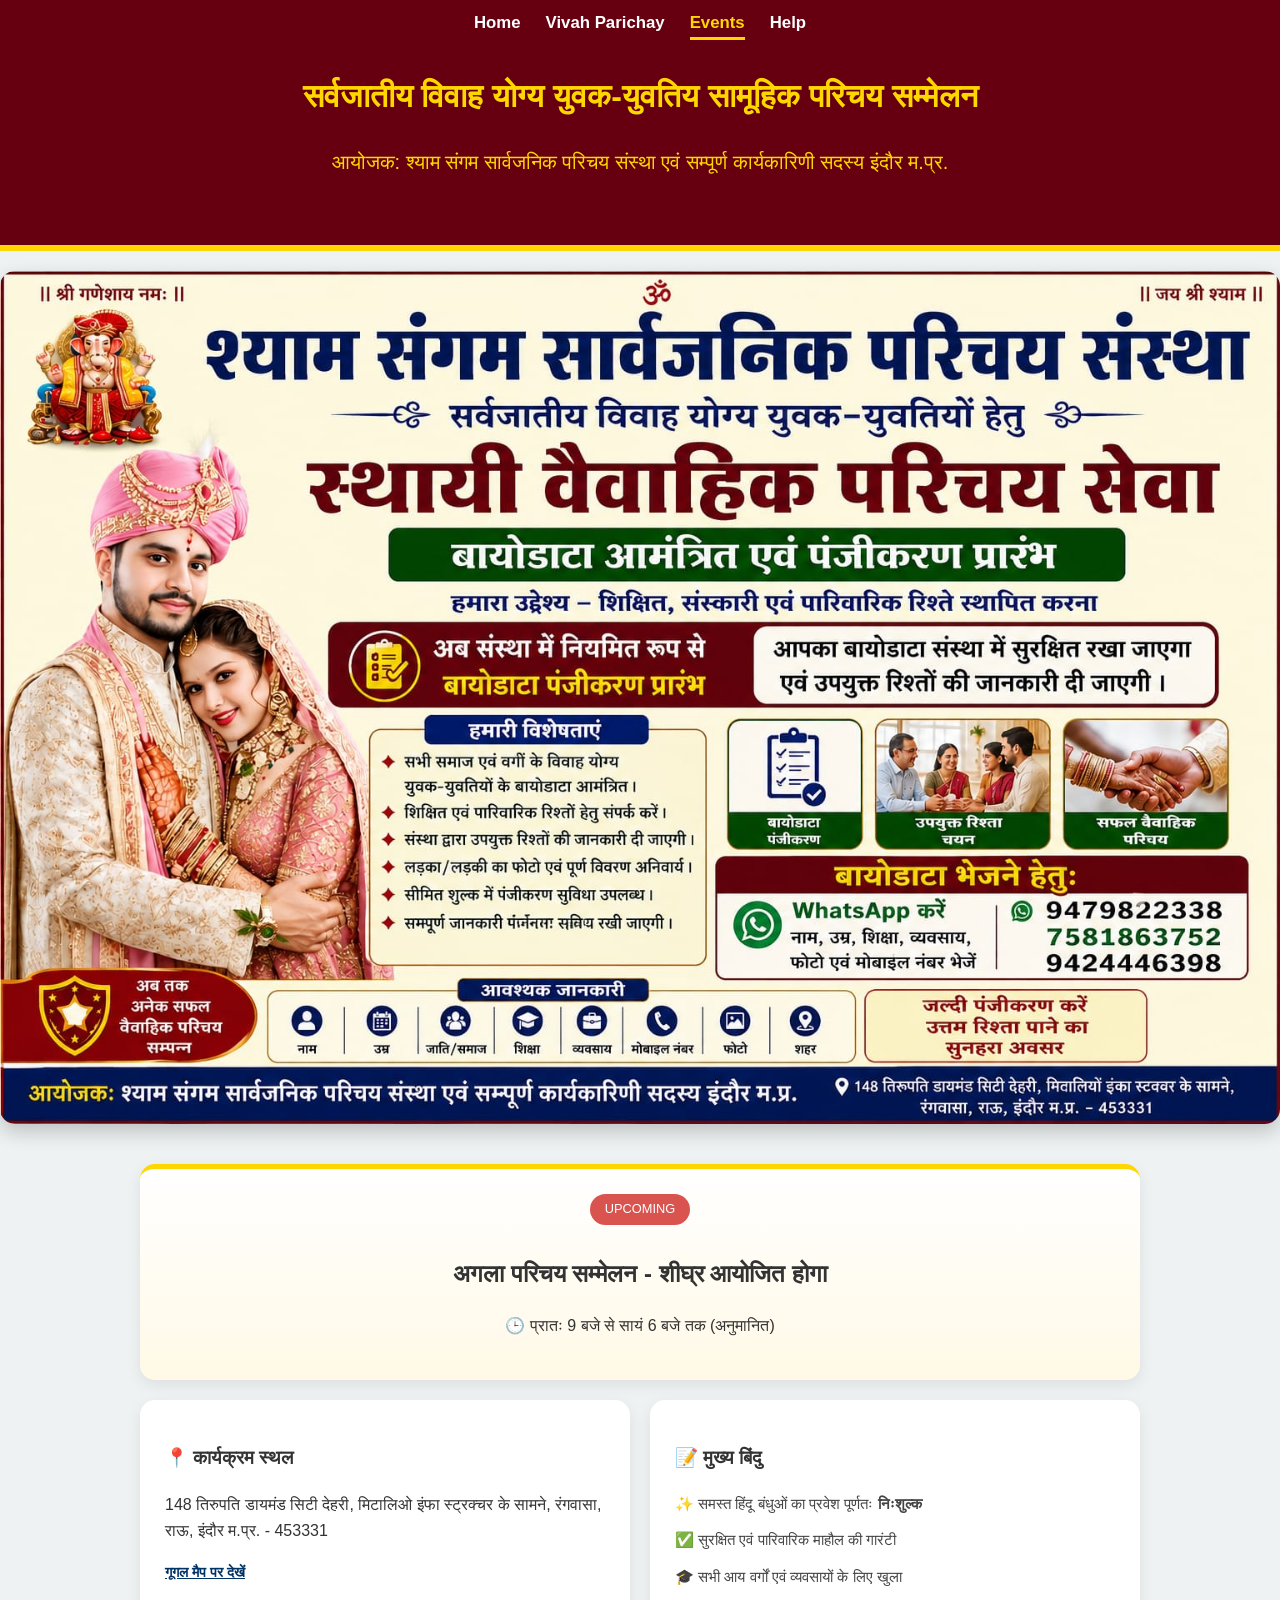
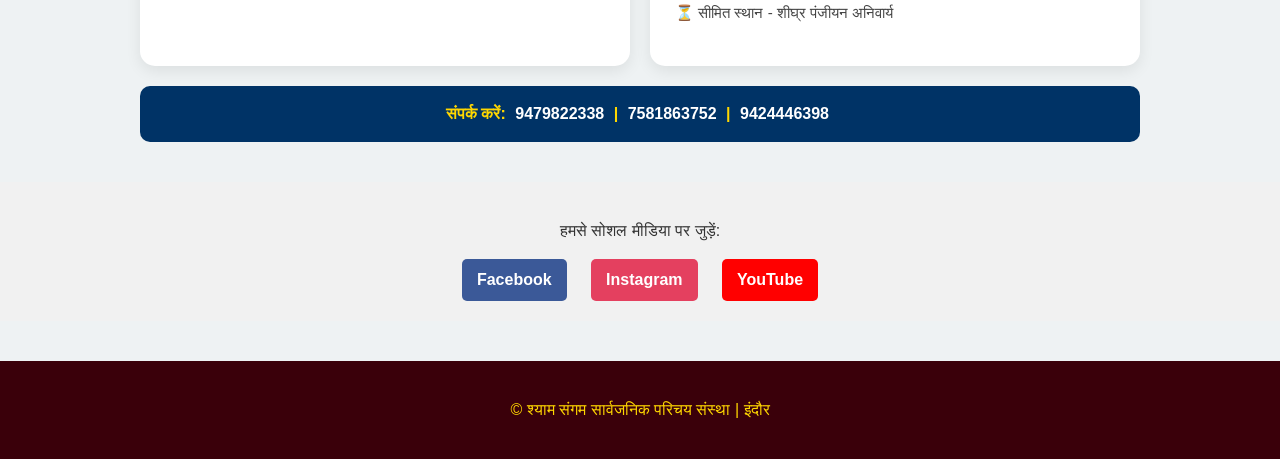
<file: events.html>
<!DOCTYPE html>
<html lang="hi">
<head>
    <meta charset="UTF-8">
    <title>Events - Shyam Sangam Sanstha</title>
    <link rel="stylesheet" href="style.css">
</head>
<body>

    <nav class="navbar">
        <ul class="nav-links">
            <li><a href="index.html">Home</a></li>
            <li><a href="matrimony.html">Vivah Parichay</a></li>
            <li><a href="events.html" class="active">Events</a></li>
            <li><a href="help.html">Help</a></li>
        </ul>
    </nav>

    <header class="main-header">
        <h1>सर्वजातीय विवाह योग्य युवक-युवतिय सामूहिक परिचय सम्मेलन</h1>
        <p>आयोजक: श्याम संगम सार्वजनिक परिचय संस्था एवं सम्पूर्ण कार्यकारिणी सदस्य इंदौर म.प्र.</p>
    </header>

    <main class="content">
        <!-- Banner Image Section -->
        <section class="banner-section">
            <img src="event-banner1.jpg" alt="Sanstha Banner" class="event-banner-img">
        </section>

        <!-- Event Details Section -->
       <section class="event-info-container">
    <!-- Highlight Box -->
    <div class="info-card highlight-card">
        <div class="status-badge">Upcoming</div>
        <h2>अगला परिचय सम्मेलन - शीघ्र आयोजित होगा</h2>
        <p class="time">🕒 प्रातः 9 बजे से सायं 6 बजे तक (अनुमानित)</p>
    </div>

    <!-- Location & Rules Grid -->
    <div class="details-grid">
        <div class="info-card location-card">
            <h3>📍 कार्यक्रम स्थल</h3>
            <p>148 तिरुपति डायमंड सिटी देहरी, मिटालिओ इंफा स्ट्रक्चर के सामने, रंगवासा, राऊ, इंदौर म.प्र. - 453331</p>
            <a href="https://google.com" class="map-link">गूगल मैप पर देखें</a>
        </div>

        <div class="info-card rules-card">
            <h3>📝 मुख्य बिंदु</h3>
            <ul>
                <li>✨ समस्त हिंदू बंधुओं का प्रवेश पूर्णतः <b>निःशुल्क</b></li>
                <li>✅ सुरक्षित एवं पारिवारिक माहौल की गारंटी</li>
                <li>🎓 सभी आय वर्गों एवं व्यवसायों के लिए खुला</li>
                <li>⏳ सीमित स्थान - शीघ्र पंजीयन अनिवार्य</li>
            </ul>
        </div>
    </div>

    <!-- Contact Quick Bar -->
    <div class="event-contact-bar">
        <span>संपर्क करें:</span>
        <a href="tel:9479822338">9479822338</a> | 
        <a href="tel:7581863752">7581863752</a> | 
        <a href="tel:9424446398">9424446398</a>
    </div>
</section>

    </main>
<div class="social-links">
    <p>हमसे सोशल मीडिया पर जुड़ें:</p>
    <a href="https://facebook.com" target="_blank" class="social-icon fb">Facebook</a>
    <a href="https://instagram.com" target="_blank" class="social-icon insta">Instagram</a>
    <a href="https://youtube.com" target="_blank" class="social-icon yt">YouTube</a>
</div>
    <footer class="main-footer">
        <p>© श्याम संगम सार्वजनिक परिचय संस्था | इंदौर</p>
    </footer>

</body>
</html>
</file>
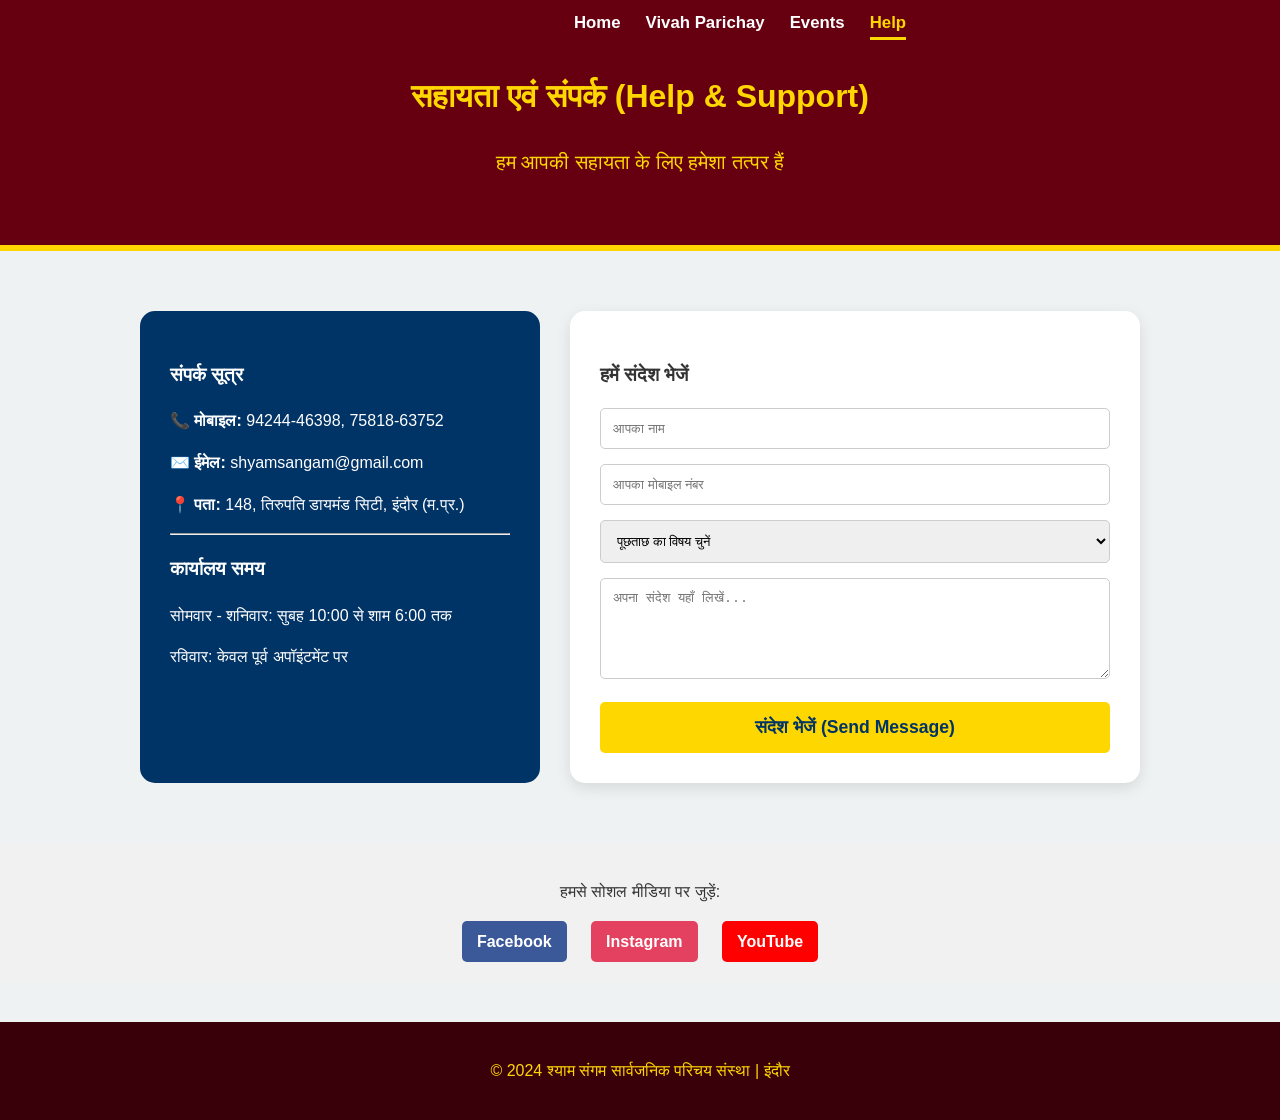
<file: help.html>
<!DOCTYPE html>
<html lang="hi">
<head>
    <meta charset="UTF-8">
    <title>Help & Contact - Shyam Sangam Sanstha</title>
    <link rel="stylesheet" href="style.css">
</head>
<body>
    <!-- Navbar (Wahi purana) -->
    <nav class="navbar">
        <div class="nav-left"></div>
        <ul class="nav-links">
            <li><a href="index.html">Home</a></li>
            <li><a href="matrimony.html">Vivah Parichay</a></li>
            <li><a href="events.html">Events</a></li>
            <li><a href="help.html" class="active">Help</a></li>
        </ul>
        
    </nav>

    <header class="main-header">
        <h1>सहायता एवं संपर्क (Help & Support)</h1>
        <p>हम आपकी सहायता के लिए हमेशा तत्पर हैं</p>
    </header>

    <main class="help-container">
        <!-- Contact Details Left Side -->
        <div class="contact-info-box">
            <h3>संपर्क सूत्र</h3>
            <p><strong>📞 मोबाइल:</strong> 94244-46398, 75818-63752</p>
            <p><strong>✉️ ईमेल:</strong> shyamsangam@gmail.com</p>
            <p><strong>📍 पता:</strong> 148, तिरुपति डायमंड सिटी, इंदौर (म.प्र.)</p>
            <hr>
            <h3>कार्यालय समय</h3>
            <p>सोमवार - शनिवार: सुबह 10:00 से शाम 6:00 तक</p>
            <p>रविवार: केवल पूर्व अपॉइंटमेंट पर</p>
        </div>

        <!-- Contact Form Right Side -->
        <div class="contact-form-box">
            <h3>हमें संदेश भेजें</h3>
            <form action="https://formsubmit.co" method="POST">
                <input type="text" name="Name" placeholder="आपका नाम" required class="help-input">
                <input type="tel" name="Phone" placeholder="आपका मोबाइल नंबर" required class="help-input">
                <select name="Subject" class="help-input">
                    <option>पूछताछ का विषय चुनें</option>
                    <option>पंजीकरण सहायता</option>
                    <option>सम्मेनल की जानकारी</option>
                    <option>डोनेशन सम्बंधित</option>
                    <option>अन्य</option>
                </select>
                <textarea name="Message" placeholder="अपना संदेश यहाँ लिखें..." rows="5" class="help-input"></textarea>
                <button type="submit" class="submit-btn-help">संदेश भेजें (Send Message)</button>
            </form>
        </div>
    </main>
<div class="social-links">
    <p>हमसे सोशल मीडिया पर जुड़ें:</p>
    <a href="https://facebook.com" target="_blank" class="social-icon fb">Facebook</a>
    <a href="https://instagram.com" target="_blank" class="social-icon insta">Instagram</a>
    <a href="https://youtube.com" target="_blank" class="social-icon yt">YouTube</a>
</div>

    <footer class="main-footer">
        <p>© 2024 श्याम संगम सार्वजनिक परिचय संस्था | इंदौर</p>
    </footer>
</body>
</html>
</file>
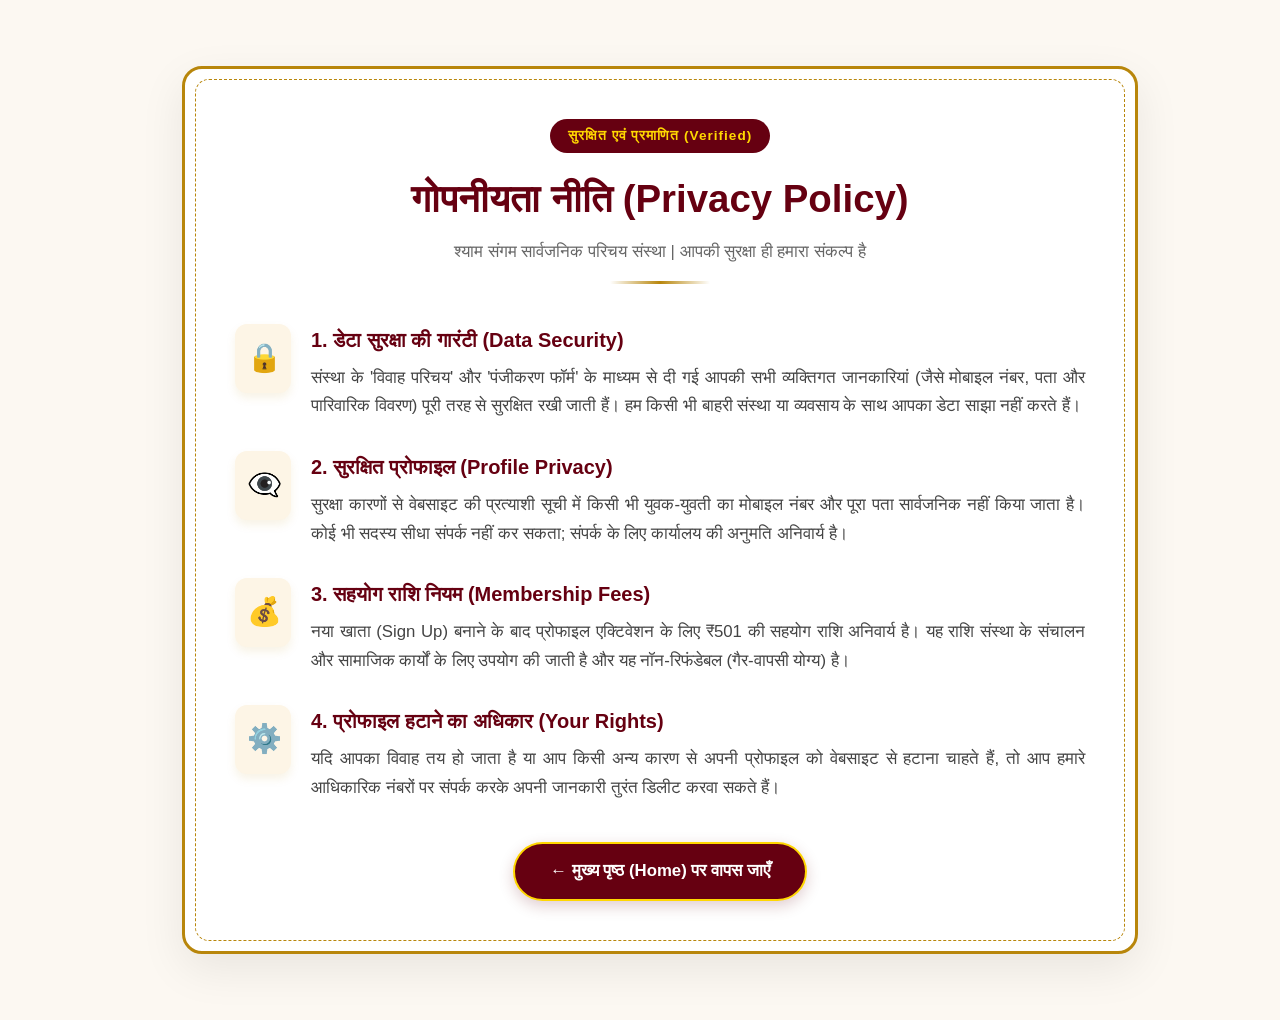
<file: privacy.html>
<!DOCTYPE html>
<html lang="hi">
<head>
    <meta charset="UTF-8">
    <meta name="viewport" content="width=device-width, initial-scale=1.0">
    <title>गोपनीयता नीति (Privacy Policy) - Shyam Sangam</title>
    <link rel="stylesheet" href="style.css">
</head>
<body class="p-policy-body">

    <div class="p-policy-wrapper">
        <!-- Certificate Type Top Header -->
        <div class="p-policy-header">
            <div class="p-policy-badge">सुरक्षित एवं प्रमाणित (Verified)</div>
            <h2>गोपनीयता नीति (Privacy Policy)</h2>
            <p>श्याम संगम सार्वजनिक परिचय संस्था | आपकी सुरक्षा ही हमारा संकल्प है</p>
            <div class="gold-divider-line"></div>
        </div>

        <!-- Document Content -->
        <div class="p-policy-content">
            
            <div class="p-policy-row">
                <div class="p-policy-icon">🔒</div>
                <div class="p-policy-text">
                    <h3>1. डेटा सुरक्षा की गारंटी (Data Security)</h3>
                    <p>संस्था के 'विवाह परिचय' और 'पंजीकरण फॉर्म' के माध्यम से दी गई आपकी सभी व्यक्तिगत जानकारियां (जैसे मोबाइल नंबर, पता और पारिवारिक विवरण) पूरी तरह से सुरक्षित रखी जाती हैं। हम किसी भी बाहरी संस्था या व्यवसाय के साथ आपका डेटा साझा नहीं करते हैं।</p>
                </div>
            </div>

            <div class="p-policy-row">
                <div class="p-policy-icon">👁️‍🗨️</div>
                <div class="p-policy-text">
                    <h3>2. सुरक्षित प्रोफाइल (Profile Privacy)</h3>
                    <p>सुरक्षा कारणों से वेबसाइट की प्रत्याशी सूची में किसी भी युवक-युवती का मोबाइल नंबर और पूरा पता सार्वजनिक नहीं किया जाता है। कोई भी सदस्य सीधा संपर्क नहीं कर सकता; संपर्क के लिए कार्यालय की अनुमति अनिवार्य है।</p>
                </div>
            </div>

            <div class="p-policy-row">
                <div class="p-policy-icon">💰</div>
                <div class="p-policy-text">
                    <h3>3. सहयोग राशि नियम (Membership Fees)</h3>
                    <p>नया खाता (Sign Up) बनाने के बाद प्रोफाइल एक्टिवेशन के लिए ₹501 की सहयोग राशि अनिवार्य है। यह राशि संस्था के संचालन और सामाजिक कार्यों के लिए उपयोग की जाती है और यह नॉन-रिफंडेबल (गैर-वापसी योग्य) है।</p>
                </div>
            </div>

            <div class="p-policy-row">
                <div class="p-policy-icon">⚙️</div>
                <div class="p-policy-text">
                    <h3>4. प्रोफाइल हटाने का अधिकार (Your Rights)</h3>
                    <p>यदि आपका विवाह तय हो जाता है या आप किसी अन्य कारण से अपनी प्रोफाइल को वेबसाइट से हटाना चाहते हैं, तो आप हमारे आधिकारिक नंबरों पर संपर्क करके अपनी जानकारी तुरंत डिलीट करवा सकते हैं।</p>
                </div>
            </div>

        </div>

        <!-- Professional Footer Button inside the box -->
        <div class="p-policy-footer">
            <a href="index.html" class="p-policy-btn">← मुख्य पृष्ठ (Home) पर वापस जाएँ</a>
        </div>
    </div>

</body>
</html>
</file>
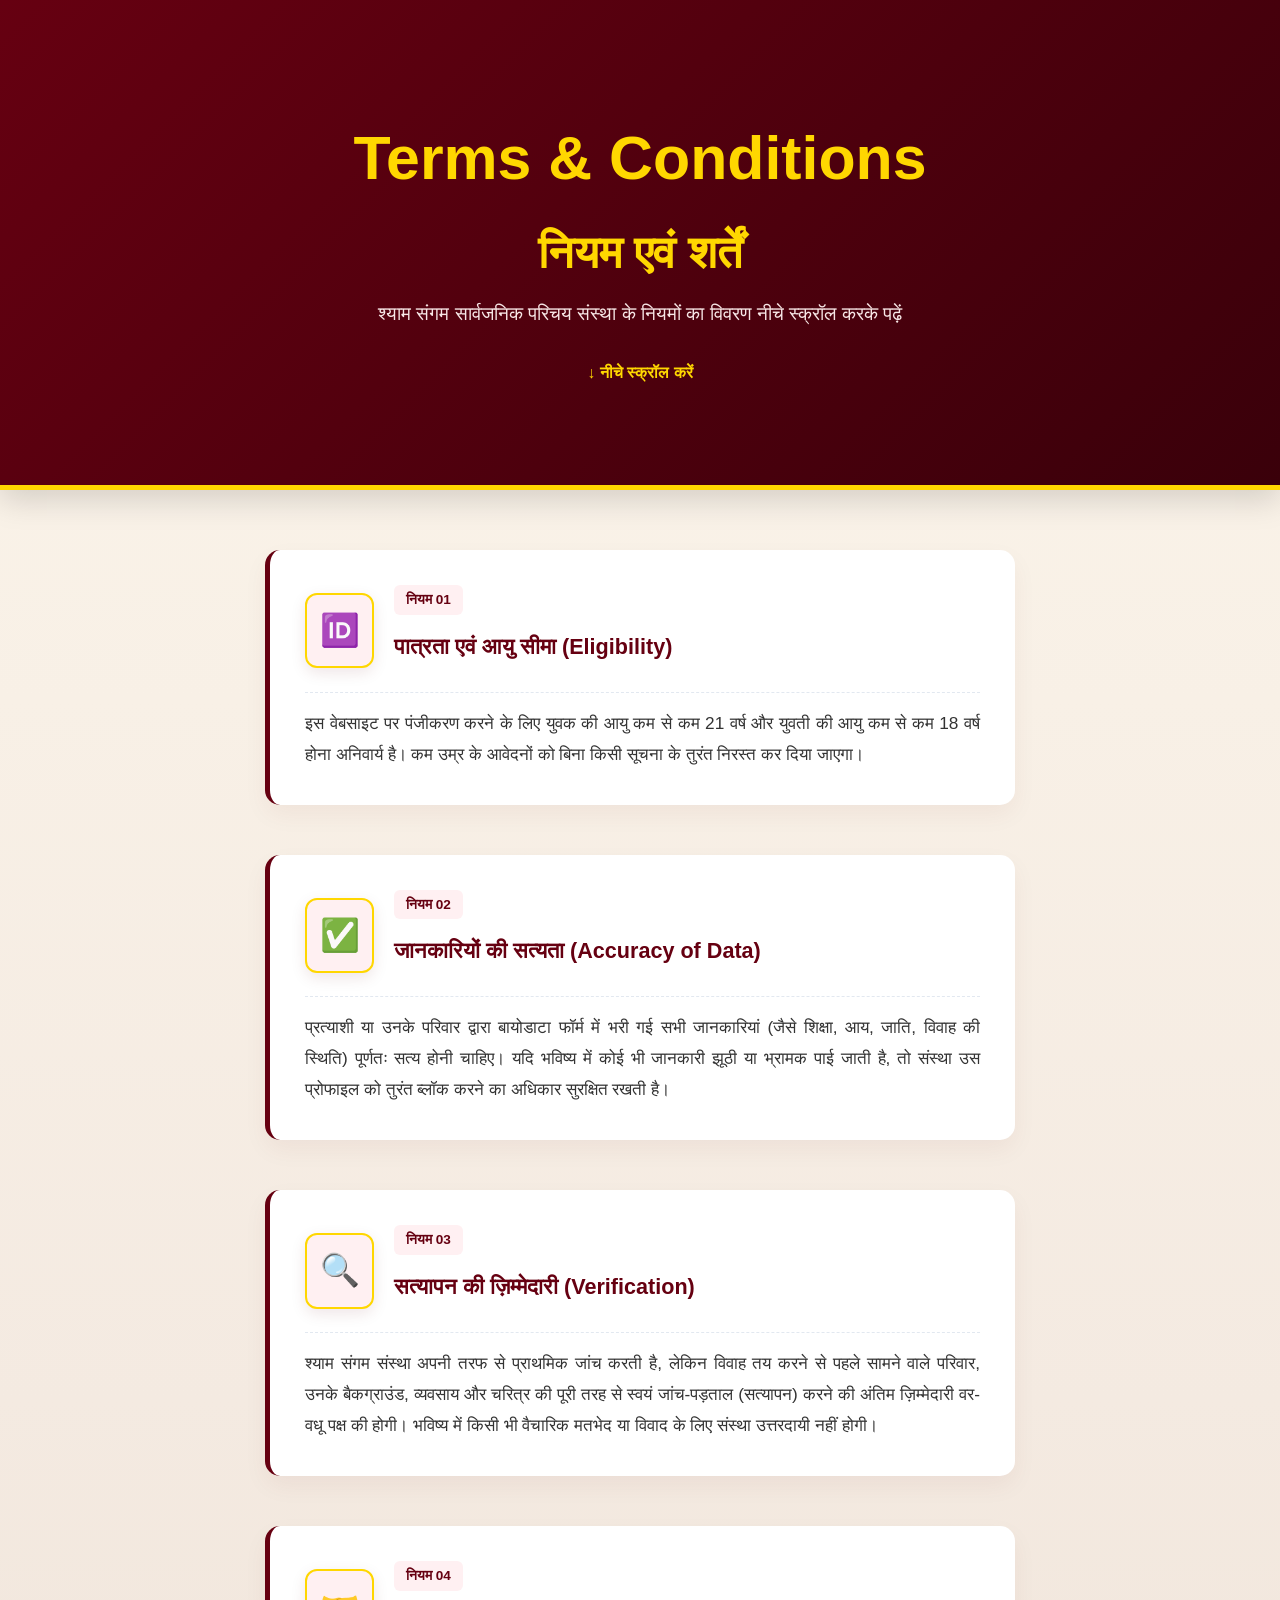
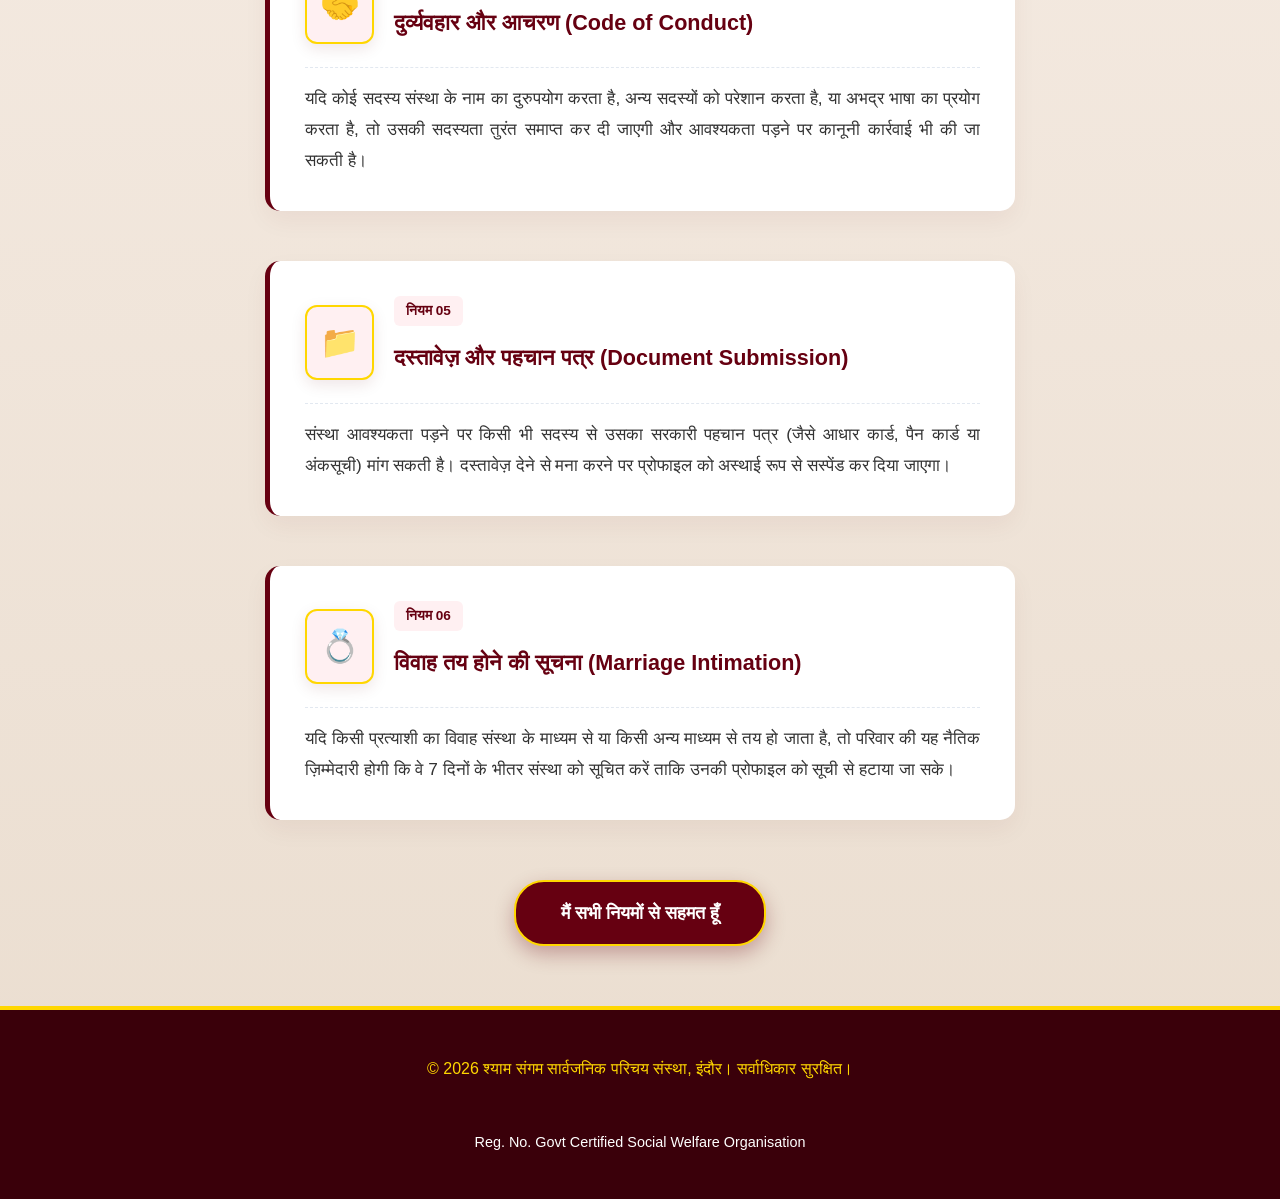
<file: terms.html>
<!DOCTYPE html>
<html lang="hi">
<head>
    <meta charset="UTF-8">
    <meta name="viewport" content="width=device-width, initial-scale=1.0">
    <title>नियम और शर्तें (Terms of Use) - Shyam Sangam</title>
    <link rel="stylesheet" href="style.css">
</head>
<body class="t-scroll-body">

    <!-- Top Hero Section to push content down -->
    <div class="t-scroll-hero">
        
        <h1> Terms & Conditions</h1>
        <h3>नियम एवं शर्तें</h3>
        <p>श्याम संगम सार्वजनिक परिचय संस्था के नियमों का विवरण नीचे स्क्रॉल करके पढ़ें</p>
        <div class="scroll-arrow">↓ नीचे स्क्रॉल करें</div>
    </div>

    <!-- Long Vertical Container -->
       <!-- Long Vertical Container -->
    <div class="t-vertical-container">
        
        <!-- Condition 1: Eligibility (Logo: Card & Age check) -->
        <div class="t-scroll-card">
            <div class="t-card-header-box">
                <div class="t-rule-logo">🆔</div> <!-- Niyam Ka Logo -->
                <div>
                    <span class="t-badge">नियम 01</span>
                    <h3>पात्रता एवं आयु सीमा (Eligibility)</h3>
                </div>
            </div>
            <p>इस वेबसाइट पर पंजीकरण करने के लिए युवक की आयु कम से कम 21 वर्ष और युवती की आयु कम से कम 18 वर्ष होना अनिवार्य है। कम उम्र के आवेदनों को बिना किसी सूचना के तुरंत निरस्त कर दिया जाएगा।</p>
        </div>

        <!-- Condition 2: Accuracy of Data (Logo: Right Tick / Correct info) -->
        <div class="t-scroll-card">
            <div class="t-card-header-box">
                <div class="t-rule-logo">✅</div> <!-- Niyam Ka Logo -->
                <div>
                    <span class="t-badge">नियम 02</span>
                    <h3>जानकारियों की सत्यता (Accuracy of Data)</h3>
                </div>
            </div>
            <p>प्रत्याशी या उनके परिवार द्वारा बायोडाटा फॉर्म में भरी गई सभी जानकारियां (जैसे शिक्षा, आय, जाति, विवाह की स्थिति) पूर्णतः सत्य होनी चाहिए। यदि भविष्य में कोई भी जानकारी झूठी या भ्रामक पाई जाती है, तो संस्था उस प्रोफाइल को तुरंत ब्लॉक करने का अधिकार सुरक्षित रखती है।</p>
        </div>

        <!-- Condition 3: Verification (Logo: Lens / Background Search) -->
        <div class="t-scroll-card">
            <div class="t-card-header-box">
                <div class="t-rule-logo">🔍</div> <!-- Niyam Ka Logo -->
                <div>
                    <span class="t-badge">नियम 03</span>
                    <h3>सत्यापन की ज़िम्मेदारी (Verification)</h3>
                </div>
            </div>
            <p>श्याम संगम संस्था अपनी तरफ से प्राथमिक जांच करती है, लेकिन विवाह तय करने से पहले सामने वाले परिवार, उनके बैकग्राउंड, व्यवसाय और चरित्र की पूरी तरह से स्वयं जांच-पड़ताल (सत्यापन) करने की अंतिम ज़िम्मेदारी वर-वधू पक्ष की होगी। भविष्य में किसी भी वैचारिक मतभेद या विवाद के लिए संस्था उत्तरदायी नहीं होगी।</p>
        </div>

        <!-- Condition 4: Code of Conduct (Logo: Handshake / Respect) -->
        <div class="t-scroll-card">
            <div class="t-card-header-box">
                <div class="t-rule-logo">🤝</div> <!-- Niyam Ka Logo -->
                <div>
                    <span class="t-badge">नियम 04</span>
                    <h3>दुर्व्यवहार और आचरण (Code of Conduct)</h3>
                </div>
            </div>
            <p>यदि कोई सदस्य संस्था के नाम का दुरुपयोग करता है, अन्य सदस्यों को परेशान करता है, या अभद्र भाषा का प्रयोग करता है, तो उसकी सदस्यता तुरंत समाप्त कर दी जाएगी और आवश्यकता पड़ने पर कानूनी कार्रवाई भी की जा सकती है।</p>
        </div>

        <!-- Condition 5: Document Submission (Logo: Legal Folder / Document) -->
        <div class="t-scroll-card">
            <div class="t-card-header-box">
                <div class="t-rule-logo">📁</div> <!-- Niyam Ka Logo -->
                <div>
                    <span class="t-badge">नियम 05</span>
                    <h3>दस्तावेज़ और पहचान पत्र (Document Submission)</h3>
                </div>
            </div>
            <p>संस्था आवश्यकता पड़ने पर किसी भी सदस्य से उसका सरकारी पहचान पत्र (जैसे आधार कार्ड, पैन कार्ड या अंकसूची) मांग सकती है। दस्तावेज़ देने से मना करने पर प्रोफाइल को अस्थाई रूप से सस्पेंड कर दिया जाएगा।</p>
        </div>

        <!-- Condition 6: Marriage Intimation (Logo: Ring / Celebration) -->
        <div class="t-scroll-card">
            <div class="t-card-header-box">
                <div class="t-rule-logo">💍</div> <!-- Niyam Ka Logo -->
                <div>
                    <span class="t-badge">नियम 06</span>
                    <h3>विवाह तय होने की सूचना (Marriage Intimation)</h3>
                </div>
            </div>
            <p>यदि किसी प्रत्याशी का विवाह संस्था के माध्यम से या किसी अन्य माध्यम से तय हो जाता है, तो परिवार की यह नैतिक ज़िम्मेदारी होगी कि वे 7 दिनों के भीतर संस्था को सूचित करें ताकि उनकी प्रोफाइल को सूची से हटाया जा सके।</p>
        </div>

    </div>


        <!-- Accept Button inside the flow -->
        <div class="t-accept-box">
            <a href="index.html" class="t-scroll-btn">मैं सभी नियमों से सहमत हूँ</a>
        </div>

    </div>

    <!-- MAIN FOOTER JODD DIYA (Ditto main site jaisa) -->
    <footer class="main-footer" style="background-color: #3a000a; color: #FFD700; text-align: center; padding: 30px 20px; border-top: 4px solid #FFD700; margin-top: 60px;">
        <p>© 2026 श्याम संगम सार्वजनिक परिचय संस्था, इंदौर। सर्वाधिकार सुरक्षित।</p>
        <p style="font-size: 0.9em; color: #ffffff; margin-top: 50px;">Reg. No. Govt Certified Social Welfare Organisation</p>
    </footer>

</body>
</html>
</file>
<file: style.css>
html { scroll-behavior: smooth; }
.nav-links a { color: white; text-decoration: none; font-size: 1.2em; font-weight: bold; }
/* Baki jo CSS pehle di thi wo sab isme rehne dein */

/* Puri website ka base style */
body {
    font-family: 'Segoe UI', Tahoma, Geneva, Verdana, sans-serif;
    margin: 0;
    padding: 0;
    background-color: #eef2f3;
    color: #333;
    line-height: 1.6;
}

/* Header ka blue background aur gold text */
.main-header {
    background-color: #660011; /* Dark Blue */
    color: #FFD700; /* Gold */
    padding: 30px 10px;
    text-align: center;
    border-bottom: 6px solid #FFD700;
}

.reg-info { font-size: 1.9em; opacity: 0.9; }
.main-title { margin: 10px 0; font-size: 4.5em; }
.location { margin: 5px 0; font-size: 2.5em; }
/* Safed rang ke boxes (Sections) */
.event-card, .bank-details {
    background: white;
    max-width: 800px;
    margin: 30px auto;
    padding: 25px;
    border-radius: 12px;
    box-shadow: 0 4px 15px rgba(0,0,0,0.1);
    text-align: center;
}

.highlight-red { color: #d9534f; }
.event-name { color: #003366; font-size: 2em; }

/* Contact wali yellow patti */
.contact-box {
    background: #ffcc00;
    padding: 15px;
    font-weight: bold;
    border-radius: 8px;
    margin-top: 20px;
    font-size: 1.2em;
}

/* Footer (Niche ka address bar) */
.main-footer {
    background: #3a000a;
    color: #FFD700;
    text-align: center;
    padding: 20px;
    margin-top: 40px;
}
/* Navigation Bar Ka Design */
/* Navbar ko upar hi lock karne ke liye design */
.navbar {
    display: flex;
    justify-content: space-between;
    align-items: center;
    padding: 10px 40px;
    background-color: #660011; /* Rich Maroon background */
    width: 100%;
    box-sizing: border-box;

    /* 💡 STICKY NAVBAR WALI 3 LOGIC LINES JODD DIYA */
    position: fixed;     /* 1. Yeh navbar ko screen par ek jagah chipka dega */
    top: 0;              /* 2. Ekdum upar top par lock rahega */
    left: 0;
    z-index: 100000;     /* 3. Yeh slider ya baki photos ko navbar ke peeche se guzarne dega, upar nahi aane dega */
}



/* --- Desktop Nav Links Clean Code --- */
.nav-links {
    display: flex;
    list-style: none;
    gap: 15px;          /* Elements ke beech barabar gap */
    margin: 0 auto;     /* Yeh magic hai: pure menu ko hamesha center mein rakhega */
    padding: 0;
    align-items: center;
}

.nav-links li {
    margin: 0;          /* Purana margin hataya taki text break na ho */
}

.nav-links a {
    white-space: nowrap; /* Text ko kabhi bhi upar-niche break nahi hone dega */
    text-decoration: none;
    font-size: 1.1rem;   /* Ekदम sahi standard size */
}

.nav-links a:hover {
    color: #FFD700;     /* Mouse le jaane par gold color */
}


/* Right Buttons Style */
.nav-auth {
    display: flex;
    align-items: center;
    gap: 20px; /* 45px se kam karke 20px kiya taaki space bache */
}



.login-btn {
    color: white;
font-size: 1.2em;
    text-decoration: none;
    font-weight: bold;
}

.submit-btn {
    background-color: #ecc904; /* Gold color */
    color: #151618;
    padding: 10px 20px;
    border-radius: 5px;
    text-decoration: none;
    font-weight: bold;
    transition: 0.3s;
}

.submit-btn:hover {
    background-color: white;
    transform: scale(1.05); /* Thoda bada hoga hover par */
}

/* Mobile ke liye: agar screen choti ho toh gap adjust karein */
.nav-left { width: 200px; } /* Ye center links ko dhakelne ke liye hai */
@media (max-width: 768px) {
    .nav-left { display: none; }
}


/* Photo Gallery Ka Design */

/* ===================================================
   SANSTHA KI JHALAK - AUTOMATIC INFINITE PHOTO SCROLLER
   =================================================== */
.photo-gallery {
    max-width: 1200px;
    margin: 60px auto;
    padding: 0 20px;
    text-align: center;
    font-family: Arial, sans-serif;
}

.photo-gallery h2 {
    font-size: 2.2em;
    color: #003366; /* Main Title Blue */
    margin-bottom: 30px;
    font-weight: bold;
}

/* Outer Window Viewer */
.gallery-container {
    width: 100%;
    overflow: hidden; /* Bahar bhagne wali photos ko mita dega */
    position: relative;
    padding: 20px 0;
    background: #ffffff;
    border-radius: 15px;
    box-shadow: 0 5px 20px rgba(0,0,0,0.05);
}

/* The Train that moves continuously */
.gallery-scroll-train {
    display: flex;
    width: calc(640px * 12 + 30px * 12); /* Strict Width Calculation for 12 Photos */
    gap: 30px; /* Photos ke beech ka gap */
    
    /* 💡 AUTOMATIC CONTINUOUS CAROUSEL ANIMATION ACTIVATED */
    animation: infiniteScroll 25s linear infinite; 
}

/* Individual Picture Styling */
.gallery-img {
    width: 640px; /* Small Fixed Premium Width */
    height: 540px; /* Small Fixed Premium Height */
    object-fit: cover;
    border-radius: 12px;
    border: 3px solid #FFD700; /* Rich Gold Border Frame */
    box-shadow: 0 8px 20px rgba(0,0,0,0.1);
    transition: all 0.3s ease;
}

/* 💡 HOVER INTERACTIVE STOP: Mouse le jaane par automatic chalna ruk jayega */
.gallery-scroll-train:hover {
    animation-play-state: paused; /* Animation halts on hover */
}

/* Hover karne par photo halki zoom aur heavy shadow degi */
.gallery-img:hover {
    transform: scale(1.06) translateY(-5px);
    box-shadow: 0 10px 25px rgba(102,0,17,0.25);
    border-color: #660011; /* Border turns maroon on hover */
}

/* 💡 AUTOMATIC INFINITE SCROLL LOGIC */
@keyframes infiniteScroll {
    0% {
        transform: translateX(0);
    }
    100% {
        /* Ekdum exact half line par position reset hogi jisse loop kabhi nahi tootega */
        transform: translateX(calc(-640px * 6 - 30px * 6)); 
    }
}

/* Mobile Adjustments */
@media (max-width: 768px) {
    .gallery-img { width: 160px; height: 120px; border-width: 2px; }
    .gallery-scroll-train { width: calc(160px * 12 + 15px * 12); gap: 15px; }
    @keyframes infiniteScroll {
        0% { transform: translateX(0); }
        100% { transform: translateX(calc(-160px * 6 - 15px * 6)); }
    }
}


/* About Description Style */
.about-description {
    background: #fff;
    padding: 50px 20px;
    max-width: 1000px;
    margin: 30px auto;
    border-left: 10px solid #003366; /* Blue vertical line for style */
    box-shadow: 0 5px 15px rgba(0,0,0,0.05);
}

.description-text p {
    font-size: 1.1em;
    color: #444;
    text-align: justify;
    line-height: 1.8;
    margin-bottom: 15px;
}

/* Footer Columns Design */
.footer-columns {
    display: flex;
    justify-content: space-around;
    flex-wrap: wrap;
    background: #003366;
    color: white;
    padding: 40px 20px;
    border-top: 5px solid #FFD700;
}

.column {
    min-width: 150px;
    margin-bottom: 20px;
}

.column h3 {
    color: #FFD700;
    margin-bottom: 15px;
    border-bottom: 2px solid #FFD700;
    display: inline-block;
}

.column ul {
    list-style: none;
    padding: 0;
}

.column ul li {
    margin: 8px 0;
}

.column ul li a {
    color: #ccc;
    text-decoration: none;
    transition: 0.3s;
}

.column ul li a:hover {
    color: #fff;
    padding-left: 5px; /* Hover effect */
}
/* Modal (Background) */
.modal {
    display: none; /* Pehle chhupa rahega */
    position: fixed;
    z-index: 2000;
    left: 0; top: 0;
    width: 100%; height: 100%;
    background-color: rgba(0,0,0,0.7); /* Background dhundhla karne ke liye */
    overflow: auto;
}

/* Modal Content Box */
.modal-content {
    background-color: #fff;
    margin: 5% auto;
    padding: 30px;
    width: 70%;
    border-radius: 15px;
    position: relative;
}

.close-btn {
    position: absolute; right: 20px; top: 10px;
    font-size: 30px; cursor: pointer; color: #cc0000;
}

.form-title { text-align: center; color: #003366; margin-bottom: 20px; border-bottom: 2px solid #FFD700; padding-bottom: 10px; }

.form-group { display: flex; gap: 15px; margin-bottom: 15px; }
.form-group input { flex: 1; padding: 10px; border: 1px solid #ccc; border-radius: 5px; }

.full-width { width: 100%; padding: 10px; margin-bottom: 15px; border: 1px solid #ccc; border-radius: 5px; box-sizing: border-box; }

.radio-group, .file-input { margin-bottom: 15px; text-align: left; background: #f9f9f9; padding: 10px; border-radius: 5px; }

.final-submit-btn {
    background: #003366; color: white; border: none; padding: 15px 30px;
    font-size: 1.1em; border-radius: 5px; cursor: pointer; width: 100%;
}
.whatsapp-float {
    position: fixed;
    bottom: 20px;
    right: 20px;
    background-color: #25d366;
    color: white;
    padding: 10px 20px;
    border-radius: 50px;
    display: flex;
    align-items: center;
    gap: 10px;
    text-decoration: none;
    font-weight: bold;
    box-shadow: 2px 2px 10px rgba(0,0,0,0.2);
    z-index: 3000;
}

.whatsapp-float img { width: 30px; }

.whatsapp-float:hover {
    background-color: #128c7e;
    transform: scale(1.1);
}
/* Working Process Section */
.working-process {
    padding: 60px 20px;
    background-color: #fff;
    text-align: center;
}

.section-title {
    color: #003366;
    font-size: 2.2em;
    margin-bottom: 10px;
}

.section-subtitle {
    color: #666;
    margin-bottom: 40px;
    font-style: italic;
}

.process-container {
    display: flex;
    justify-content: center;
    gap: 20px;
    flex-wrap: wrap; /* Mobile friendly */
    max-width: 1200px;
    margin: 0 auto;
}

.step-card {
    background: #fdfdfd;
    border: 1px solid #eee;
    padding: 30px;
    width: 250px;
    border-radius: 15px;
    position: relative;
    transition: 0.3s;
    box-shadow: 0 5px 15px rgba(0,0,0,0.05);
}

.step-card:hover {
    transform: translateY(-10px); /* Upar uthega hover karne par */
    border-color: #FFD700;
}

.step-number {
    background: #FFD700;
    color: #003366;
    width: 40px;
    height: 40px;
    line-height: 40px;
    border-radius: 50%;
    font-weight: bold;
    font-size: 1.2em;
    margin: 0 auto 20px;
    box-shadow: 0 3px 6px rgba(0,0,0,0.1);
}

.step-card h3 {
    color: #003366;
    margin-bottom: 15px;
}

.step-card p {
    font-size: 0.95em;
    color: #555;
    line-height: 1.5;
}
/* Matrimony Section Styling */
.matrimony-section {
    padding: 60px 20px;
    background-color: #f0f4f8;
    text-align: center;
}

/* Search Bar Design */
.search-container {
    background: #003366;
    padding: 20px;
    border-radius: 10px;
    max-width: 900px;
    margin: 0 auto 40px;
    display: flex;
    gap: 10px;
    flex-wrap: wrap;
    justify-content: center;
}

.search-container select, .search-container input {
    padding: 12px;
    border-radius: 5px;
    border: none;
    outline: none;
}

.search-btn {
    background: #FFD700;
    color: #003366;
    border: none;
    padding: 12px 25px;
    font-weight: bold;
    border-radius: 5px;
    cursor: pointer;
}

/* Profile Cards Grid */
.profile-grid {
    display: flex;
    justify-content: center;
    gap: 25px;
    flex-wrap: wrap;
}

.profile-card {
    background: white;
    width: 280px;
    border-radius: 15px;
    overflow: hidden;
    box-shadow: 0 8px 20px rgba(0,0,0,0.1);
    transition: 0.3s;
}

.profile-card:hover { transform: scale(1.02); }

.profile-img-box {
    background: #ddd;
    height: 180px;
}

.profile-img-box img {
    width: 100%;
    height: 100%;
    object-fit: cover;
}

.profile-info { padding: 20px; text-align: left; }
.profile-info h3 { color: #003366; margin: 0 0 10px 0; font-size: 1.2em; }
.profile-info p { font-size: 0.9em; margin: 5px 0; color: #555; }

.view-btn {
    background: #0660011;
    color: white;
    border: none;
    width: 100%;
    padding: 10px;
    margin-top: 15px;
    border-radius: 5px;
    cursor: pointer;
}
.faq-section { padding: 60px 20px; background: #f9f9f9; text-align: center; }

.faq-container { max-width: 1200px; margin: 0 auto; text-align: left; }

.faq-item { background: white; margin-bottom: 10px; border-radius: 8px; border: 1px solid #ddd; overflow: hidden; }

.faq-question {
    width: 100%; padding: 20px; background: none; border: none;
    text-align: left; font-size: 1.1em; font-weight: bold; color: #003366;
    cursor: pointer; display: flex; justify-content: space-between; align-items: center;
}

.faq-question:hover { background: #f0f4f8; }

.faq-answer { padding: 0 20px; max-height: 0; overflow: hidden; transition: max-height 0.3s ease-out; background: #fff; }

.faq-answer p { padding: 15px 0; color: #555; line-height: 1.6; border-top: 1px solid #eee; }

/* Jab active ho toh answer dikhega */
.faq-item.active .faq-answer { max-height: 200px; }
.faq-item.active .icon { transform: rotate(45deg); color: #d9534f; }
.payment-section {
    padding: 40px 20px;
    background: #003366; /* Deep Blue background */
    color: white;
    text-align: center;
}

.payment-card {
    max-width: 500px;
    margin: 0 auto;
    border: 2px solid #FFD700;
    padding: 30px;
    border-radius: 15px;
}

.qr-placeholder {
    background: white;
    padding: 10px;
    display: inline-block;
    margin: 20px 0;
    border-radius: 10px;
}

.bank-info {
    font-size: 1.1em;
    background: rgba(255, 215, 0, 0.2);
    padding: 10px;
    border-radius: 5px;
}
/* Stats Design */
.stats-section {
    background: #003366;
    color: #FFD700;
    padding: 50px 20px;
    text-align: center;
}
.stats-container {
    display: flex;
    justify-content: space-around;
    flex-wrap: wrap;
    max-width: 1100px;
    margin: 0 auto;
}
.stat-item { margin: 20px; }
.stat-number { font-size: 2.5em; margin-bottom: 5px; }
.stat-item p { color: white; font-size: 1.1em; }

/* Testimonials Design */
.testimonials { padding: 60px 20px; background: #fff; text-align: center; }
.testimonial-container {
    display: flex;
    gap: 20px;
    justify-content: center;
    flex-wrap: wrap;
    margin-top: 30px;
}
.testimonial-card {
    background: #fdf9e9;
    border: 1px solid #FFD700;
    padding: 30px;
    width: 350px;
    border-radius: 15px;
    box-shadow: 0 4px 10px rgba(0,0,0,0.05);
}
.testimonial-card p { font-style: italic; color: #444; margin-bottom: 15px; }
.testimonial-card h4 { color: #003366; }
/* Caste Buttons */
.caste-links { padding: 30px 20px; text-align: center; background: #fff; }
.caste-buttons { display: flex; justify-content: center; gap: 15px; flex-wrap: wrap; margin-top: 15px; }
.caste-btn {
    padding: 10px 25px;
    background: #f0f4f8;
    color: #003366;
    text-decoration: none;
    border-radius: 25px;
    border: 1px solid #003366;
    font-weight: bold;
    transition: 0.3s;
}
.caste-btn:hover { background: #003366; color: #FFD700; }

/* Map Design */
.location-map { padding: 60px 20px; text-align: center; background: #f9f9f9; }
.map-container { max-width: 1000px; margin: 30px auto; border: 5px solid #fff; box-shadow: 0 0 15px rgba(0,0,0,0.1); border-radius: 15px; overflow: hidden; }
.help-container {
    display: flex;
    max-width: 1000px;
    margin: 40px auto;
    gap: 30px;
    padding: 20px;
    flex-wrap: wrap;
}

.contact-info-box {
    flex: 1;
    background: #003366;
    color: white;
    padding: 30px;
    border-radius: 15px;
    min-width: 300px;
}

.contact-form-box {
    flex: 1.5;
    background: white;
    padding: 30px;
    border-radius: 15px;
    box-shadow: 0 5px 15px rgba(0,0,0,0.1);
    min-width: 300px;
}

.help-input {
    width: 100%;
    padding: 12px;
    margin-bottom: 15px;
    border: 1px solid #ccc;
    border-radius: 5px;
    box-sizing: border-box;
}

.submit-btn-help {
    background: #FFD700;
    color: #003366;
    border: none;
    padding: 15px;
    width: 100%;
    font-weight: bold;
    border-radius: 5px;
    cursor: pointer;
    font-size: 1.1em;
}

.submit-btn-help:hover { background: #e6c300; }
.social-links {
    text-align: center;
    padding: 20px;
    background: #f1f1f1;
}

.social-icon {
    display: inline-block;
    margin: 0 10px;
    padding: 8px 15px;
    border-radius: 5px;
    text-decoration: none;
    color: white;
    font-weight: bold;
}

.fb { background: #3b5998; }
.insta { background: #e4405f; }
.yt { background: #ff0000; }

.social-icon:hover { opacity: 0.8; transform: scale(1.1); transition: 0.3s; }
.event-banner-img { 
    width: 100%; 
    max-width: 1300px; 
    display: block;
    margin: 20px auto;
    border-radius: 15px; 
    box-shadow: 0 8px 20px rgba(0,0,0,0.2); 
}
.event-info-container {
    max-width: 1000px;
    margin: 40px auto;
    padding: 0 20px;
}

.info-card {
    background: white;
    padding: 25px;
    border-radius: 15px;
    box-shadow: 0 5px 15px rgba(0,0,0,0.08);
    margin-bottom: 20px;
    text-align: left;
}

/* Highlight Card Style */
.highlight-card {
    border-top: 5px solid #FFD700;
    text-align: center;
    background: linear-gradient(to bottom, #fff, #fff9e6);
}

.status-badge {
    background: #d9534f;
    color: white;
    padding: 5px 15px;
    border-radius: 20px;
    font-size: 0.8em;
    display: inline-block;
    margin-bottom: 10px;
    text-transform: uppercase;
}

/* Grid Layout for Location & Rules */
.details-grid {
    display: flex;
    gap: 20px;
    flex-wrap: wrap;
}

.location-card, .rules-card { flex: 1; min-width: 300px; }

.rules-card ul { list-style: none; padding: 0; }
.rules-card li { margin-bottom: 12px; font-size: 0.95em; color: #444; }

/* Contact Bar */
.event-contact-bar {
    background: #003366;
    color: #FFD700;
    padding: 15px;
    border-radius: 10px;
    font-weight: bold;
    text-align: center;
}

.event-contact-bar a { color: white; text-decoration: none; margin: 0 5px; }

.map-link { color: #003366; font-weight: bold; text-decoration: underline; font-size: 0.9em; }
/* Jo tab khula hai uska design */
.nav-links a.active {
    color: #FFD700; /* Gold color */
    border-bottom: 3px solid #FFD700; /* Neeche underline */
    padding-bottom: 5px;
    opacity: 1;
}

/* Hover karne par bhi underline dikhe (Optional par accha lagta hai) */
.nav-links a:hover {
    border-bottom: 3px solid #FFD700;
    padding-bottom: 5px;
}
/* About Section Main Container */
/* About Section Main Container */
.about-sangam-section {
    /* Rich Mehroon (Maroon) aur Dark Crimson ka luxurious gradient */
    background: linear-gradient(135deg, #660011 0%, #3a000a 100%); 
    color: #ffffff;
    padding: 5px 40px;
    margin: 50px 0;
    font-family: 'Arial', sans-serif;
    border-top: 4px solid #FFD700; /* Upar Sone jaisi patti */
    border-bottom: 4px solid #FFD700; /* Niche Sone jaisi patti */
    position: relative;
}

/* Background mein shubh traditional feel dene ke liye ek bariki line design (Optional par premium) */
.about-sangam-section::before {
    content: '';
    position: absolute;
    top: 0; left: 0; right: 0; bottom: 0;
    background: radial-gradient(circle, rgba(255,215,0,0.03) 1px, transparent 1px);
    background-size: 20px 20px;
    pointer-events: none;
}

.about-container {
    max-width: 1200px;
    margin: 0 auto;
    display: flex;
    align-items: center;
    gap: 60px;
    flex-wrap: wrap; /* Mobile responsive layout */
}

/* Left Side Text Styling */
.about-text-block {
    flex: 1.2;
    min-width: 320px;
    text-align: left;
}

.about-text-block h2 {
    color: #FFD700; /* Rich Gold Heading */
    font-size: 2.4em;
    margin-bottom: 25px;
    font-weight: bold;
    letter-spacing: 1px;
    display: inline-block;
}

/* Heading ke niche stylish gold line */
.about-text-block h2::after {
    content: '';
    display: block;
    width: 70px;
    height: 4px;
    background-color: #FFD700;
    margin-top: 10px;
    border-radius: 2px;
}

.about-text-block p {
    font-size: 1.15em;
    line-height: 1.9;
    margin-bottom: 22px;
    color: #f7e6e6; /* Halka cream-white jo mehroon par khilkar dikhta hai */
    text-align: justify;
}

/* Right Side Image Block */
.about-image-block {
    flex: 0.8;
    min-width: 300px;
    display: flex;
    justify-content: center;
}

.about-image-block img {
    width: 100%;
    max-width: 420px;
    border-radius: 20px; /* Sundar curved corners */
    box-shadow: 0 20px 45px rgba(0, 0, 0, 0.6); /* Premium dark shadow */
    border: 5px solid #FFD700; /* Glowing Gold Border */
    transition: all 0.4s ease;
}

/* Hover Effect: Mouse le jane par halki raushni aur zoom effect */
.about-image-block img:hover {
    transform: scale(1.04) rotate(-1deg);
    box-shadow: 0 25px 50px rgba(255, 215, 0, 0.25); /* Gold glow effect */
}

/* Mobile responsive settings */
@media (max-width: 768px) {
    .about-container {
        flex-direction: column;
        text-align: center;
        gap: 40px;
    }
    .about-text-block { text-align: center; }
    .about-text-block h2 { font-size: 1.9em; }
    .about-text-block h2::after { margin: 10px auto 0 auto; }
}


.about-container {
    max-width: 1200px;
    margin: 0 auto;
    display: flex;
    align-items: center;
    gap: 60px;
    flex-wrap: wrap; /* Mobile par apne aap fit hone ke liye */
}

/* Left Side Text Styling */
.about-text-block {
    flex: 1.2;
    min-width: 320px;
    text-align: left;
}

.about-text-block h2 {
    color: #FFD700; /* Rich Gold Color */
    font-size: 2.4em;
    margin-bottom: 25px;
    font-weight: bold;
    letter-spacing: 1px;
    display: inline-block;
    position: relative;
}

/* Heading ke niche ek stylish gold bar */
.about-text-block h2::after {
    content: '';
    display: block;
    width: 60px;
    height: 4px;
    background-color: #FFD700;
    margin-top: 10px;
    border-radius: 2px;
}

.about-text-block p {
    font-size: 1.15em;
    line-height: 1.7;
    margin-bottom: 22px;
    color: #e2e8f0; /* Soft readable white */
    text-align: justify;
}

/* Right Side Image Block */
.about-image-block {
    flex: 0.8;
    min-width: 300px;
    display: flex;
    justify-content: center;
}

/* Visheshata section ki photo ka size bada karne ke liye */
.about-image-block img {
    width: 100%;
    max-width: 500px;      /* Pehle 420px tha, isse chaudai thodi badhegi */
    height: 450px;         /* Yahan se aap jitni chahein height badha sakte hain */
    object-fit: cover;     /* Isse height badhne par photo kheechegi ya kharab nahi hogi */
    border-radius: 20px;   /* Sundar curved corners */
    box-shadow: 0 20px 45px rgba(0, 0, 0, 0.6); 
    border: 5px solid #FFD700; /* Glowing Gold Border */
    transition: all 0.4s ease;
}


/* Hover Effect: Image par mouse le jaane se halki roshni aur zoom aayega */
.about-image-block img:hover {
    transform: scale(1.04) rotate(1deg);
    box-shadow: 0 25px 50px rgba(255, 215, 0, 0.2); /* Gold glow shadow */
}

/* Mobile responsive settings */
@media (max-width: 768px) {
    .about-container {
        flex-direction: column;
        text-align: center;
        gap: 40px;
    }
    .about-text-block { text-align: center; }
    .about-text-block h2 { font-size: 1.9em; }
    .about-text-block h2::after { margin: 10px auto 0 auto; }
}
/* Footer grid layout ko fir se theek karne ke liye */
.footer-links-container {
    display: flex;
    justify-content: space-between;
    max-width: 1200px;
    margin: 40px auto;
    padding: 0 40px;
    flex-wrap: wrap;
    gap: 30px;
}

/* Har ek column ki setting */
.footer-col {
    flex: 1;
    min-width: 200px;
    text-align: left;
}

/* Heading ko Gold aur sundar banane ke liye */
/* Footer Heading with Yellow Underline */
.footer-col h3 {
    color: #FFD700; /* Gold/Yellow Color */
    font-size: 1.3em;
    margin-bottom: 20px;
    font-weight: bold;
    
    /* Underline jodne ka raasta */
    border-bottom: 2px solid #FFD700; /* 2px moti yellow line */
    display: inline-block;             /* Line sirf text ke niche rahegi, poore dabba par nahi */
    padding-bottom: 6px;               /* Text aur line ke beech thodi jagah */
}


/* Faltu ke bullet points (dots) hatane ke liye */
.footer-col ul {
    list-style: none;
    padding: 0;
    margin: 0;
}

/* Har ek link ke beech ki doori */
.footer-col li {
    margin-bottom: 12px;
}

/* Links ka purana professional color white karne ke liye */
.footer-col a {
    color: #ffffff;
    text-decoration: none;
    font-size: 1.05em;
    transition: 0.3s;
}

/* Mouse le jaane par gold color chamke uske liye */
.footer-col a:hover {
    color: #FFD700;
    padding-left: 5px; /* Thoda sa aage sarakne ka effect */
}
/* ==========================================
   GALLERY PAGE STYLES (तस्वीरें पेज का डिजाइन)
   ========================================== */
.gallery-section { 
    max-width: 1200px; 
    margin: 50px auto; 
    padding: 0 20px; 
    text-align: center; 
}

.gallery-grid { 
    display: flex; 
    flex-wrap: wrap; 
    gap: 20px; 
    justify-content: center; 
    margin-top: 30px; 
}

/* ===================================================
   संस्था की झलकियाँ (GALLERY INTERACTIVE ZOOM EFFECTS)
   =================================================== */

/* Main Card Wrapper */
.gallery-item { 
    flex: 0 1 350px; 
    border: 4px solid #FFD700; /* Rich Gold Border Frame */
    border-radius: 15px;       /* Sundar curved corners */
    overflow: hidden;          /* 💡 SABSE ZAROORI: Isse photo zoom hone par frame se bahar nahi bhejegi */
    box-shadow: 0 6px 15px rgba(0,0,0,0.1); 
    background: #ffffff;
    transition: all 0.4s ease-in-out; /* Smooth transitions */
}

/* MAGIC HOVER EFFECT: Card lifts up and glows gold */
.gallery-item:hover { 
    transform: translateY(-8px); /* Card halka sa upar uthega */
    box-shadow: 0 15px 30px rgba(255, 215, 0, 0.25); /* 💡 Golden Glow Shadow Effect */
    border-color: #660011; /* Hover karne par frame border maroon ho jayegi */
}

/* Image Style inside Card */
.gallery-item img { 
    width: 100%; 
    height: 250px; 
    object-fit: cover; 
    display: block;
    transition: transform 0.6s cubic-bezier(0.25, 1, 0.5, 1); /* Makkhan jaisa smooth zoom setup */
}

/* 💡 SMOOTH ZOOM-IN LOGIC: Mouse le jane par picture box ke andar zoom hogi */
.gallery-item:hover img {
    transform: scale(1.1); /* Photo 10% andar ki taraf zoom-in ho jayegi bina phate */
}

/* ==========================================
   SUCCESS STORIES STYLES (सफल कहानियाँ पेज)
   ========================================== */
.success-body {
    background-color: #f8f9fa;
    font-family: Arial, sans-serif;
    margin: 0;
    padding: 0;
}

.success-header-section {
    text-align: center;
    padding: 50px 20px;
    background: linear-gradient(135deg, #660011 0%, #3a000a 100%); /* Mehroon Theme */
    color: white;
    border-bottom: 4px solid #FFD700; /* Gold Line */
}

.success-header-section h2 {
    font-size: 2.4em;
    margin: 0 0 10px 0;
    color: #FFD700; /* Gold Heading */
}

.success-header-section p {
    font-size: 1.1em;
    color: #f7e6e6;
    margin: 0;
}

/* Grid Settings */
.success-grid-container {
    max-width: 1100px;
    margin: 50px auto;
    padding: 0 20px;
    display: flex;
    flex-wrap: wrap;
    gap: 30px;
    justify-content: center;
}

/* Story Individual Card Style */
.success-story-card {
    background: white;
    border-radius: 20px;
    box-shadow: 0 10px 25px rgba(0,0,0,0.08);
    padding: 30px;
    flex: 0 1 320px; /* Ek line mein 3 cards adjust honge desktop par */
    text-align: center;
    border-top: 5px solid #660011; /* Top Mehroon border */
    transition: 0.3s ease;
}

.success-story-card:hover {
    transform: translateY(-8px);
    box-shadow: 0 15px 35px rgba(102, 0, 17, 0.15);
}

/* Couple Circle Image Settings */
/* Couple Rectangular Image Settings (Bina Gole Ke) */
.couple-img-box img {
    width: 100%;         /* Box ki chaudai ke hisab se automatic fit hoga */
    max-width: 360px;    /* Photo ki chaudai (Aap ise badha sakte hain) */
    height: 480px;       /* Photo ki unchai (Aap ise badha sakte hain) */
    border-radius: 12px; /* Halki golaai corners par, jo photo ko modern look degi */
    object-fit: cover;   /* Isse photo bina kheeche ekdum perfect set rahegi */
    border: 5px solid #FFD700; /* Sundar Gold Border Frame */
    box-shadow: 0 8px 20px rgba(0,0,0,0.15); /* Premium Shadow effect */
}


.couple-details h3 {
    color: #660011;
    font-size: 1.3em;
    margin: 15px 0 5px 0;
}

.wedding-year {
    font-size: 0.9em;
    color: #b8860b; /* Dark Gold/Bronze for year */
    font-weight: bold;
    margin-bottom: 15px;
}

.couple-message {
    font-size: 0.98em;
    line-height: 1.6;
    color: #444;
    text-align: justify;
    font-style: italic; /* Text thoda tircha professional dikhega */
}

/* Back Link Style */
.back-home-link {
    display: inline-block;
    color: #660011;
    text-decoration: none;
    font-weight: bold;
    font-size: 1.05em;
    transition: 0.3s;
}

.back-home-link:hover {
    color: #b8860b;
    transform: translateX(-5px);
}
/* ==========================================
   LEGAL PAGES STYLES (गोपनीयता नीति पेज)
   ========================================== */
.legal-body {
    background-color: #f8f9fa;
    font-family: Arial, sans-serif;
    margin: 0;
    padding: 0;
}

.legal-header-section {
    text-align: center;
    padding: 40px 20px;
    background: linear-gradient(135deg, #660011 0%, #3a000a 100%); /* Mehroon Theme */
    color: white;
    border-bottom: 4px solid #FFD700;
}

.legal-header-section h2 {
    font-size: 2.2em;
    margin: 0 0 10px 0;
    color: #FFD700;
}

.legal-content-container {
    max-width: 850px;
    margin: 40px auto;
    padding: 0 20px;
}

.legal-card {
    background: white;
    border-radius: 15px;
    box-shadow: 0 5px 20px rgba(0,0,0,0.05);
    padding: 40px;
    text-align: left;
    border-left: 5px solid #660011;
}

.legal-card h3 {
    color: #660011;
    font-size: 1.3em;
    margin-top: 25px;
    margin-bottom: 10px;
    border-bottom: 1px dashed #FFD700;
    padding-bottom: 5px;
}

.legal-card p {
    font-size: 1.05em;
    line-height: 1.7;
    color: #444;
    text-align: justify;
}
/* ==========================================
   NEW PREMIUM PRIVACY POLICY DESIGN 
   ========================================== */

/* Background Layout - Dark Rich Pattern */
.p-policy-body {
    background-color: #fcf8f2; /* Soft Premium Cream White */
    font-family: 'Arial', sans-serif;
    margin: 0;
    padding: 60px 20px;
    min-height: 100vh;
    display: flex;
    justify-content: center;
    align-items: center;
}

/* Main Document Box (Like a Certificate) */
.p-policy-wrapper {
    background: #ffffff;
    max-width: 850px;
    width: 100%;
    border-radius: 20px;
    padding: 50px;
    box-shadow: 0 15px 45px rgba(0, 0, 0, 0.08);
    border: 3px solid #b8860b; /* Matte Gold Border Frame */
    position: relative;
}

/* Top Decorative Corner Ornaments (Optional, looks very royal) */
.p-policy-wrapper::before {
    content: '';
    position: absolute;
    top: 10px; left: 10px; right: 10px; bottom: 10px;
    border: 1px dashed #b8860b; /* Inner delicate gold frame */
    border-radius: 14px;
    pointer-events: none;
}

/* Header Design */
.p-policy-header {
    text-align: center;
    margin-bottom: 40px;
    position: relative;
    z-index: 2;
}

.p-policy-badge {
    background: #660011; /* Royal Maroon Badge */
    color: #FFD700;
    padding: 6px 18px;
    border-radius: 30px;
    font-size: 0.85em;
    font-weight: bold;
    display: inline-block;
    margin-bottom: 15px;
    letter-spacing: 1px;
}

.p-policy-header h2 {
    font-size: 2.4em;
    color: #660011; /* Maroon Title */
    margin: 0 0 10px 0;
    font-weight: bold;
}

.p-policy-header p {
    font-size: 1.05em;
    color: #666;
    margin: 0;
}

.gold-divider-line {
    width: 100px;
    height: 3px;
    background: linear-gradient(to right, transparent, #b8860b, transparent);
    margin: 15px auto 0 auto;
}

/* Content List Rows */
.p-policy-content {
    position: relative;
    z-index: 2;
}

.p-policy-row {
    display: flex;
    gap: 20px;
    margin-bottom: 30px;
    align-items: flex-start;
}

.p-policy-icon {
    font-size: 28px;
    background: #fdf5e6; /* Light Gold Tint */
    padding: 12px;
    border-radius: 12px;
    min-width: 32px;
    text-align: center;
    box-shadow: 0 5px 10px rgba(184, 134, 11, 0.1);
}

.p-policy-text h3 {
    color: #660011;
    font-size: 1.25em;
    margin: 0 0 8px 0;
    font-weight: bold;
}

.p-policy-text p {
    font-size: 1.05em;
    line-height: 1.7;
    color: #444;
    margin: 0;
    text-align: justify;
}

/* Footer Back Button */
.p-policy-footer {
    text-align: center;
    margin-top: 40px;
    position: relative;
    z-index: 2;
}

.p-policy-btn {
    display: inline-block;
    color: white;
    background: #660011;
    padding: 14px 35px;
    border-radius: 30px;
    text-decoration: none;
    font-weight: bold;
    font-size: 1.05em;
    border: 2px solid #FFD700; /* Gold Line on Button */
    box-shadow: 0 5px 15px rgba(102, 0, 17, 0.2);
    transition: all 0.3s ease;
}

.p-policy-btn:hover {
    background: #FFD700;
    color: #660011;
    transform: translateY(-3px);
    box-shadow: 0 8px 20px rgba(255, 215, 0, 0.4);
}

/* Mobile Responsive */
@media (max-width: 600px) {
    .p-policy-wrapper { padding: 30px 20px; }
    .p-policy-row { flex-direction: column; gap: 10px; }
    .p-policy-header h2 { font-size: 1.8em; }
}


/* ==========================================
   VERTICAL LONG SCROLL TERMS OF USE DESIGN 
   ========================================== */

/* Page Background - Soft Earthy Parchment/Clay Tone */
.t-scroll-body {
    background: linear-gradient(to bottom, #fcf6eb 0%, #f4eae1 50%, #eaddcf 100%);
    font-family: 'Arial', sans-serif;
    margin: 0;
    padding: 0;
}

/* Big Hero Block to push content down and force scroll */
.t-scroll-hero {
    text-align: center;
    padding: 100px 20px;
    background: linear-gradient(135deg, #660011 0%, #3a000a 100%); /* Mehroon Theme */
    color: white;
    border-bottom: 5px solid #FFD700;
    box-shadow: 0 10px 30px rgba(0,0,0,0.15);
}

.t-scroll-hero span {
    color: #FFD700;
    font-weight: bold;
    letter-spacing: 2px;
    font-size: 0.9em;
}

.t-scroll-hero h1 {
    font-size: 3.8em;
    margin: 10px 0;
    color: #FFD700;
}
.t-scroll-hero h3 {
    font-size: 2.8em;
    margin: 10px 0;
    color: #FFD700;
}

.t-scroll-hero p {
    font-size: 1.2em;
    color: #f7e6e6;
    max-width: 600px;
    margin: 0 auto;
}

.scroll-arrow {
    margin-top: 30px;
    font-weight: bold;
    color: #FFD700;
    animation: bounce 2s infinite; /* Arrow jumping effect */
}

/* Vertical Container */
.t-vertical-container {
    max-width: 750px;
    margin: 60px auto 0 auto;
    padding: 0 20px;
}

/* Individual Card - One below another for scrolling */
.t-scroll-card {
    background: #ffffff;
    border-radius: 15px;
    padding: 35px;
    margin-bottom: 50px; /* Badi doori taaki lamba scroll ho */
    box-shadow: 0 10px 25px rgba(102, 0, 17, 0.05);
    border-left: 5px solid #660011;
    transition: 0.3s;
}

.t-scroll-card:hover {
    transform: translateY(-5px);
    box-shadow: 0 15px 30px rgba(102, 0, 17, 0.12);
}

/* Mini Tag inside card */
.t-badge {
    background: #fff0f2;
    color: #660011;
    font-weight: bold;
    padding: 4px 12px;
    border-radius: 6px;
    font-size: 0.85em;
    display: inline-block;
    margin-bottom: 15px;
}

.t-scroll-card h3 {
    color: #660011;
    font-size: 1.35em;
    margin: 0 0 12px 0;
    font-weight: bold;
}

.t-scroll-card p {
    color: #333333;
    font-size: 1.08em;
    line-height: 1.8;
    margin: 0;
    text-align: justify;
}

/* Action Box at the bottom of the list */
.t-accept-box {
    text-align: center;
    margin: 60px 0;
}

.t-scroll-btn {
    display: inline-block;
    background: #660011;
    color: #ffffff;
    padding: 16px 45px;
    border-radius: 30px;
    text-decoration: none;
    font-weight: bold;
    font-size: 1.15em;
    border: 2px solid #FFD700;
    box-shadow: 0 8px 20px rgba(102, 0, 17, 0.3);
    transition: 0.3s;
}

.t-scroll-btn:hover {
    background: #FFD700;
    color: #660011;
    transform: scale(1.05);
}

/* Arrow jumping animation */
@keyframes bounce {
    0%, 20%, 50%, 80%, 100% { transform: translateY(0); }
    40% { transform: translateY(-10px); }
    60% { transform: translateY(-5px); }
}
/* Terms Card Header Grid for Logos */
.t-card-header-box {
    display: flex;
    align-items: center;
    gap: 20px;
    margin-bottom: 15px;
    border-bottom: 1px dashed #e2e8f0;
    padding-bottom: 15px;
}

/* Premium Logo Box Styling */
.t-rule-logo {
    font-size: 32px; /* Logo ka size bada dikhega */
    background: #fff0f2; /* Light Maroon tint background */
    border: 2px solid #FFD700; /* Gold frame around logo */
    padding: 10px;
    border-radius: 12px;
    box-shadow: 0 5px 15px rgba(102, 0, 17, 0.1);
    min-width: 45px;
    text-align: center;
}
/* ==========================================
   WORKFLOW SECTION STYLES (कार्य प्रणाली का डिजाइन)
   ========================================== */
.workflow-section {
    max-width: 1200px;
    margin: 60px auto;
    padding: 0 20px;
    font-family: Arial, sans-serif;
}

.workflow-header {
    text-align: center;
    margin-bottom: 45px;
}

.workflow-header span {
    color: #660011; /* Rich Maroon */
    font-weight: bold;
    letter-spacing: 2px;
    font-size: 0.9em;
    display: block;
    margin-bottom: 8px;
}

.workflow-header h2 {
    font-size: 2.4em;
    color: #003366; /* Matching Main Title Blue */
    margin: 0 0 10px 0;
    font-weight: bold;
}

.workflow-header p {
    color: #666;
    font-size: 1.1em;
    margin: 0;
}

.workflow-gold-line {
    width: 80px;
    height: 4px;
    background: #FFD700; /* Gold Line */
    margin: 12px auto 0 auto;
    border-radius: 2px;
}

/* 2-Column Responsive Layout Grid */
.workflow-grid {
    display: grid;
    grid-template-columns: repeat(2, 1fr);
    gap: 30px;
}

/* Beautiful Interactive Card */
.workflow-card {
    background: #ffffff;
    border: 1px solid #e2e8f0;
    border-radius: 16px;
    padding: 25px;
    display: flex;
    gap: 20px;
    align-items: flex-start;
    box-shadow: 0 8px 20px rgba(0, 0, 0, 0.03);
    transition: all 0.3s ease;
}

/* Hover effect: Smooth lift and colorful accent shadows */
.workflow-card:hover {
    transform: translateY(-5px);
    box-shadow: 0 12px 25px rgba(102, 0, 17, 0.1);
    border-color: #660011;
}

/* Premium Gold Frame Logo Box */
.workflow-logo-box {
    font-size: 32px;
    background: #fff0f2; /* Soft Maroon tint */
    border: 2px solid #FFD700; /* Gold Frame */
    padding: 12px;
    border-radius: 14px;
    box-shadow: 0 4px 10px rgba(0,0,0,0.05);
    min-width: 48px;
    text-align: center;
}

.workflow-text {
    text-align: left;
}

/* Phase Badge */
/* "चरण" हटने के बाद सिर्फ़ नंबर को गोल बैज बनाने के लिए */
.step-number {
    font-size: 0.9em;
    font-weight: bold;
    color: #FFD700; /* गोल्ड नंबर */
    background: #660011; /* मैरून बैकग्राउंड */
    width: 28px;
    height: 28px;
    border-radius: 50%; /* इससे बैज एकदम परफेक्ट गोल दिखेगा */
    display: inline-flex;
    justify-content: center;
    align-items: center;
    margin-bottom: 8px;
    box-shadow: 0 3px 8px rgba(102, 0, 17, 0.2);
}

.workflow-text h3 {
    color: #111827;
    font-size: 1.25em;
    margin: 0 0 8px 0;
    font-weight: bold;
}

.workflow-text p {
    color: #555555;
    font-size: 1.02em;
    line-height: 1.6;
    margin: 0;
    text-align: justify;
}

/* Mobile Screens */
@media (max-width: 768px) {
    .workflow-grid { grid-template-columns: 1fr; } /* Mobile par 1 column */
    .workflow-header h2 { font-size: 1.9em; }
    .workflow-card { padding: 20px; }
}



/* ===================================================
   HOME PAGE SUCCESS STORIES - FIXED SMALL PHOTO FRAMES
   =================================================== */
.home-success-section {
    max-width: 1200px;
    margin: 50px auto;
    padding: 0 20px;
    font-family: Arial, sans-serif;
}

.home-success-header {
    text-align: center;
    margin-bottom: 35px;
}

.home-success-header h2 {
    font-size: 2.2em;
    color: #003366;
    margin: 0 0 10px 0;
    font-weight: bold;
}

.home-success-header p {
    color: #666;
    font-size: 1.05em;
    margin: 0;
}

.success-gold-line {
    width: 60px;
    height: 4px;
    background: #FFD700;
    margin: 12px auto 0 auto;
    border-radius: 2px;
}

/* STRICT HORIZONTAL ROW FOR PHOTOS */
.home-success-photo-grid {
    display: flex;
    flex-direction: row;       /* Force karega ek hi line mein rehne ke liye */
    justify-content: center;   /* Center mein align karega */
    align-items: center;
    gap: 15px;                 /* Photos ke beech ki doori */
    flex-wrap: nowrap;         /* Kisi bhi haal mein photo neeche nahi giregi desktop par */
    margin: 0 auto;
    max-width: 900px;          /* Poore container ka size control karega */
}

/* EXACT SMALL FRAME SIZE CONTROL (Chota aur Fixed Size) */
/* EXACT SMALL FRAME SIZE CONTROL (Aapke laptop screen ke liye) */
.home-success-photo-card {
    width: 280px;              /* 1. Laptop par CHAUDAI badhane ke liye (Pehle 180px tha) */
    height: 480px;             /* 2. Laptop par UNCHAI badhane ke liye (Pehle 230px thesis) */
    flex: 0 0 280px;           /* 3. IS WAALE NUMBER KO BHI HAMESHA WIDTH KE BARAABAR RAKHEIN */
    border: 4px solid #FFD700; 
    border-radius: 12px;
    overflow: hidden;
    background: #ffffff;
    box-shadow: 0 6px 15px rgba(0,0,0,0.08);
    transition: all 0.4s ease;
        animation: automaticFloat 4s ease-in-out infinite;

}

/* Hover Effect */

@keyframes automaticFloat {
    0% {
        transform: translateY(0px);
        box-shadow: 0 6px 15px rgba(0,0,0,0.15);
    }
    50% {
        transform: translateY(-10px); /* 💡 Auto lift up by 10px */
        box-shadow: 0 15px 25px rgba(255, 215, 0, 0.2); /* Shadow turns slightly gold on peak */
    }
    100% {
        transform: translateY(0px);
        box-shadow: 0 6px 15px rgba(0,0,0,0.15);
    }
}

/* Mouse le jaane par control thoda aur active hoga */
.home-success-photo-card:hover {
    animation-play-state: paused; /* Hover karne par auto float ruk jayega */
    transform: scale(1.04) translateY(-12px);
    border-color: #660011;
    box-shadow: 0 20px 35px rgba(102, 0, 17, 0.3);
}

.home-success-photo-card img {
    width: 100%;
    height: 100%;
    object-fit: cover;         
    display: block;
}

/* Mobile Devices ke liye (Iske andar sirf chota mobile size rahega) */
@media (max-width: 768px) {
    .home-success-photo-grid {
        flex-wrap: wrap;       
        justify-content: center;
    }
    .home-success-photo-card {
        width: 140px;          /* Mobile par chota dikhega */
        height: 180px;
        flex: 0 0 140px;
    }
}

/* ===================================================
   IMAGE OVERLAY TEXT GRID DESIGN (OUR FOCUS AREAS)
   =================================================== */
/* ===================================================
   ROYAL MAROON HEADER WITH INTEGRATED PARAGRAPH
   =================================================== */
.vision-grid-section {
    max-width: 1200px;
    margin: 0 auto;
    padding: 0;
    font-family: Arial, sans-serif;
    text-align: center;
}

/* Bhavya Maroon Large Header Block */
.vision-royal-header {
    background: linear-gradient(135deg, #660011 0%, #3a000a 100%); /* Full Rich Maroon */
    padding: 60px 40px;
    color: #ffffff;
    border-bottom: 5px solid #FFD700; /* Rich Gold Border Line */
    box-shadow: 0 10px 30px rgba(0, 0, 0, 0.15);
    margin-bottom: 50px;
}

.vision-top-tag {
    color: #FFD700; 
    font-weight: bold;
    font-size: 1.15em;
    letter-spacing: 1.5px;
    display: block;
    margin-bottom: 12px;
}

.vision-royal-header h2 {
    font-size: 2.8em;
    color: #FFD700; /* Rich Gold Title */
    margin: 0 0 15px 0;
    font-weight: bold;
    text-shadow: 2px 2px 4px rgba(0,0,0,0.5);
}

.vision-gold-line {
    width: 150px;
    height: 3px;
    background: #FFD700;
    margin: 15px auto 35px auto;
    border-radius: 2px;
}

/* Paragraph text styling inside the maroon block */
.vision-banner-text {
    max-width: 1000px;
    margin: 0 auto;
}

.vision-banner-text p {
    font-size: 1.22em; /* Padhne mein bada aur bilkul clear */
    line-height: 1.9;
    color: #f7e6e6; /* Soft Cream-White jo Maroon background par khilkar dikhta hai */
    text-align: justify;
    margin: 0;
}

/* Ultra Big 2-Cards Per Row Grid */
.vision-bento-grid {
    display: grid;
    grid-template-columns: repeat(2, 1fr); /* Strict 2 Cards In A Row */
    gap: 35px;
    max-width: 1100px;
    margin: 0 auto;
    padding: 0 20px;
}

.vision-image-card {
    position: relative;
    height: 380px; /* Heavy Box Size */
    border-radius: 20px;
    overflow: hidden;
    box-shadow: 0 15px 35px rgba(0, 0, 0, 0.15);
    background-color: #660011;
    border: 4px solid #FFD700;
}

/* Photo ka face upar lane ke liye position set ki */
.vision-image-card img {
    width: 100%;
    height: 100%;
    object-fit: cover;     
    object-position: top center; /* 💡 Magic Line: Yeh photo ko upar se sarakayega jisse face bilkul nahi katega */
    display: block;
    transition: transform 0.6s cubic-bezier(0.16, 1, 0.3, 1);
}



.vision-overlay-content {
    position: absolute;
    bottom: 0; left: 0; right: 0;
    padding: 25px;
    z-index: 2;
    text-align: center;
    transition: all 0.4s ease;
}

.vision-overlay-content h3 {
    color: #ffffff;
    font-size: 1.4em;
    margin: 0;
    font-weight: bold;
    text-shadow: 1px 1px 4px rgba(0,0,0,0.6);
}

.vision-theory {
    color: #FFD700;
    font-size: 1.05em;
    line-height: 1.7;
    margin-top: 15px;
    opacity: 0;
    height: 0;
    overflow: hidden;
    text-align: justify;
    transition: opacity 0.4s ease, height 0.4s ease;
}

.vision-image-card:hover img {
    transform: scale(1.1);
}

.vision-image-card:hover .vision-overlay-content {
    background: rgba(58, 0, 10, 0.96);
    height: 100%;
    display: flex;
    flex-direction: column;
    justify-content: center;
    align-items: center;
}

.vision-image-card:hover .vision-theory {
    opacity: 1;
    height: auto;
}

/* ===================================================
   AUTOMATIC HOME PAGE PHOTO SLIDER DESIGN
   =================================================== */
.home-slider-container {
    width: 100%;
    height: 600px; /* Laptop par slider ki unchai */
    position: relative;
    overflow: hidden;
    border-bottom: 4px solid #FFD700; /* Gold Bottom line */
    box-shadow: 0 10px 25px rgba(0,0,0,0.15);
}

.home-slider-wrapper {
    width: 100%;
    height: 100%;
    position: relative;
}

.home-slide {
    position: absolute;
    top: 0; left: 0;
    width: 100%;
    height: 100%;
    opacity: 0; /* Pehle chhupi rahegi */
    transition: opacity 1s ease-in-out; /* Makkhan jaisa smooth transition effect */
    z-index: 1;
}

.home-slide.active {
    opacity: 1; /* Sirf active slide dikhegi */
    z-index: 2;
}

.home-slide img {
    width: 100%;
    height: 100%;
    object-fit: cover; /* Photo bina kheeche screen par fit rahegi */
}

/* Slide ke upar text dikhane ke liye black tint */


/* Mobile responsive screen screen adjustment */
@media (max-width: 768px) {
    .home-slider-container { height: 220px; } /* Mobile par slider thoda chota ho jayega */
    .slide-overlay { font-size: 0.95em; padding: 8px 15px; bottom: 10px; }
}

/* yha se upr rkhna hai sb  */
/* yha se upr rkhna hai sb  */
/* yha se upr rkhna hai sb  */
/* yha se upr rkhna hai sb  */
/* yha se upr rkhna hai sb  */


/* ==========================================
   COMPLETE MOBILE RESPONSIVE FIX (मोबाइल के लिए सुधार)
   ========================================== */
/* ==========================================================================
   FINAL COMBINED RESPONSIVE CODE (LAPTOP + MOBILE NAVBAR & LAYOUT FIX)
   ========================================================================== */

/* 1. LAPTOP SCREEN DESIGN (जब वेबसाइट कंप्यूटर/लैपटॉप पर खुलेगी) */

   @media (min-width: 769px) {
    /* 1. Purane navbar layout mein pure block ko thoda aur space dein */
    /* Main Navbar Container - Strictly Sticky */
.navbar {
    display: flex !important;
    flex-direction: row !important;
    justify-content: space-between !important;
    align-items: center !important;
    padding: 10px 30px !important;
    background-color: #660011 !important; /* Rich Maroon */
    width: 100% !important;
    box-sizing: border-box !important;
    
    /* Sticky Settings */
    position: fixed !important;
    top: 0 !important;
    left: 0 !important;
    z-index: 100000 !important;
}

    /* 2. Beech ke saare tabs (Home se lekar Login tak) ke beech strict gap lagayein */
    .nav-links {
        display: flex !important;
        gap: 15px !important; /* Pehle 25px tha, 15px karne se saare tabs ek line mein bina chipke set ho jayenge */
        align-items: center !important;
    }

    /* 3. Help aur Login ko alag-alag dikhane ke liye unke font ko thoda tight karein */
    .nav-links a {
        font-size: 1.05em !important; /* Font size halka sa chota karne se online bheed bilkul nahi dikhegi */
        white-space: nowrap !important; /* Text ko do line mein tootne se rokega */
    }
   }


    .nav-auth {
        display: flex !important;
        flex-direction: row !important;
        align-items: center !important;
        gap: 25px !important; /* Login aur Free Form button ke beech ka gap */
        margin: 0 !important;
        flex-wrap: nowrap !important;
    }

    .login-btn {
        color: #ffffff !important;
        text-decoration: none !important;
        font-weight: bold !important;
        font-size: 1.05em !important;
        white-space: nowrap !important;
    }

  /* Free Form Submit button ke andar ka text black karne ke liye */
.submit-btn {
    color: #111827 !important; /* Shuddh kala (dark charcoal black) rang */
    font-weight: bold !important; /* Aksharon ko thoda mota rakhne ke liye */
}



/* ==========================================
   MOBILE HAMBURGER MENU (3 LINES BUTTON DESIGN)
   ========================================== */

/* Normal Desktop par Toggle Button chhupa rahega */
.menu-toggle {
    display: none;
    cursor: pointer;
    flex-direction: column;
    gap: 5px;
}

.menu-toggle .bar {
    width: 25px;
    height: 3px;
    background-color: #FFD700; /* Gold Lines */
    transition: 0.3s;
    border-radius: 2px;
}

.nav-auth-desktop {
    display: flex;
    gap: 20px;
    align-items: center;
}

.mobile-login-only { display: none; }

/* ==========================================================================
   GLOBAL SLIDER CORE BASE (यह दोनों स्क्रीन्स के लिए बैकग्राउंड सेट करेगा)
   ========================================================================== */
.home-slider-container {
    width: 100%;
    position: relative;
    overflow: hidden;
    border-bottom: 4px solid #FFD700;
    box-shadow: 0 10px 25px rgba(0,0,0,0.15);
}
.home-slider-wrapper {
    width: 100%;
    height: 100%;
    position: relative;
}
.home-slide {
    position: absolute;
    top: 0; left: 0;
    width: 100%;
    height: 100%;
    opacity: 0;
    transition: opacity 1s ease-in-out;
    z-index: 1;
}
.home-slide.active {
    opacity: 1;
    z-index: 2;
}
.home-slide img {
    width: 100% !important;
    height: 100% !important;
    object-fit: cover !important;
    object-position: center center !important;
    display: block !important;
}


/* ==========================================================================
   1. STRICT DESKTOP & LAPTOP SECTION (सिर्फ कंप्यूटर पर काम करेगा - मोबाइल से कोई नाता नहीं)
   ========================================================================== */
@media (min-width: 769px) {
    /* Laptop Slider Size - Big & Bold */
    .home-slider-container {
        height: 550px !important; /* आपके पीसी के लिए एकदम मस्त बड़ा और शानदार साइज */
        margin-top: 60px !important; /* Sticky navbar के नीचे का परफेक्ट गैप */
    }

    /* Navbar row framework for laptop */
    .navbar {
        display: flex !important;
        flex-direction: row !important;
        justify-content: space-between !important;
        align-items: center !important;
        flex-wrap: nowrap !important;
        padding: 10px 40px !important;
        position: fixed !important;
        top: 0; left: 0; width: 100%; z-index: 100000;
    }

    .nav-links {
        display: flex !important;
        flex-direction: row !important;
        list-style: none !important;
        gap: 25px !important;
        margin: 0 auto !important; /* सारे टैब्स एकदम सेंटर (बीच) में रहेंगे */
        padding: 0 !important;
    }

    /* Maroon Block Text Alignment for Laptop */
    .main-header {
        text-align: center !important; /* पीसी पर लिखा हुआ सब कुछ एकदम सेंटर में आ जाएगा */
        padding: 50px 40px !important;
    }
    .main-header p {
        text-align: center !important;
        max-width: 900px !important;
        margin: 15px auto !important;
        font-size: 1.25em !important;
        line-height: 1.8 !important;
    }
    .main-header span, .main-header h3 {
        display: block !important;
        text-align: center !important;
        margin: 10px auto !important;
    }
}


/* ==========================================================================
   2. STRICT MOBILE SECTION (सिर्फ मोबाइल पर काम करेगा - कंप्यूटर को बिल्कुल नहीं छुएगा)
   ========================================================================== */
@media (max-width: 768px) {
    /* Mobile Slider Size - Safe & Small */
    .home-slider-container {
        height: 220px !important; /* मोबाइल के लिए छोटा और निश्चित साइज */
        margin-top: 60px !important;
    }

    /* Mobile Hamburger Navbar framework */
    .navbar {
        display: flex !important;
        flex-direction: row !important;
        justify-content: space-between !important;
        align-items: center !important;
        padding: 10px 15px !important;
        height: 60px !important;
        width: 100vw !important;
        position: fixed !important; top: 0; left: 0; z-index: 100000;
        box-sizing: border-box !important;
    }

    .menu-toggle {
        display: flex !important;
        flex-direction: column !important;
        gap: 5px !important;
        z-index: 100006 !important;
        margin-right: 20px !important; /* बटन दबा हुआ या छिपा हुआ नहीं दिखेगा */
    }
    .menu-toggle .bar {
        width: 25px !important; height: 3px !important;
        background-color: #FFD700 !important; display: block !important;
    }

    /* Mobile Dropdown Slide Menu */
    .nav-links {
        position: absolute !important; top: 60px !important; left: 0 !important; width: 100% !important;
        background-color: #660011 !important; display: flex !important; flex-direction: column !important;
        max-height: 0; overflow: hidden; transition: max-height 0.4s ease-in-out; z-index: 100005 !important;
    }
    .nav-links.active { max-height: 380px !important; border-bottom: 3px solid #FFD700; }
    .nav-links li { width: 100% !important; text-align: center !important; }
    .nav-links a { display: block !important; padding: 12px 0 !important; color: #ffffff !important; }

    /* Mobile Paragraph Alignment and QR Fix */
    .main-header, .content, main p {
        padding-left: 20px !important; padding-right: 20px !important;
        text-align: justify !important; box-sizing: border-box !important;
    }
    .main-header p, .main-header span { text-align: center !important; display: block !important; }
    
    .payment-section img, .qr-code {
        max-width: 100% !important; width: 250px !important; height: auto !important; margin: 15px auto !important; display: block !important;
    }
}


/* ==========================================================================
   3. GLOBAL OVERFLOW LOCK (दोनों डिवाइसेज के लिए स्क्रीन को लॉक रखेगा)
   ========================================================================== */
html, body {
    width: 100%;
    margin: 0;
    padding: 0;
    overflow-x: hidden;
}
</file>
